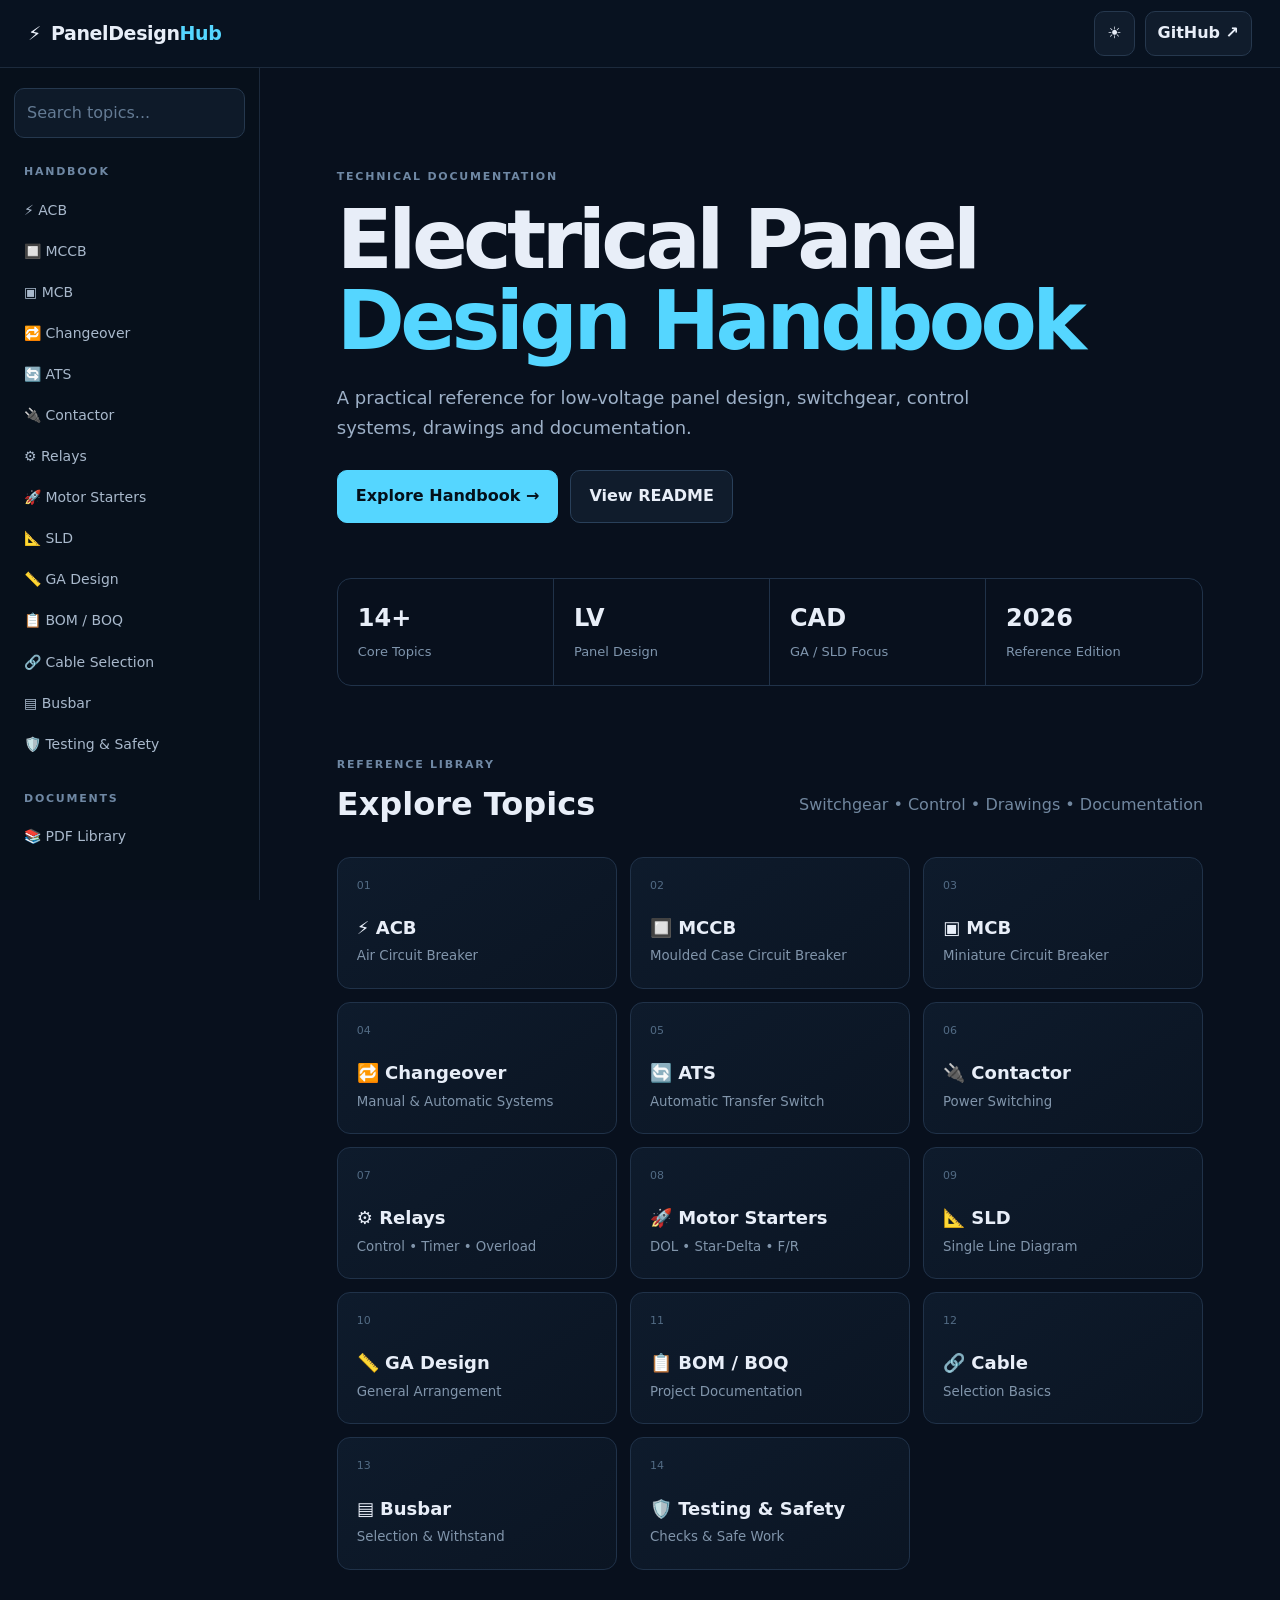
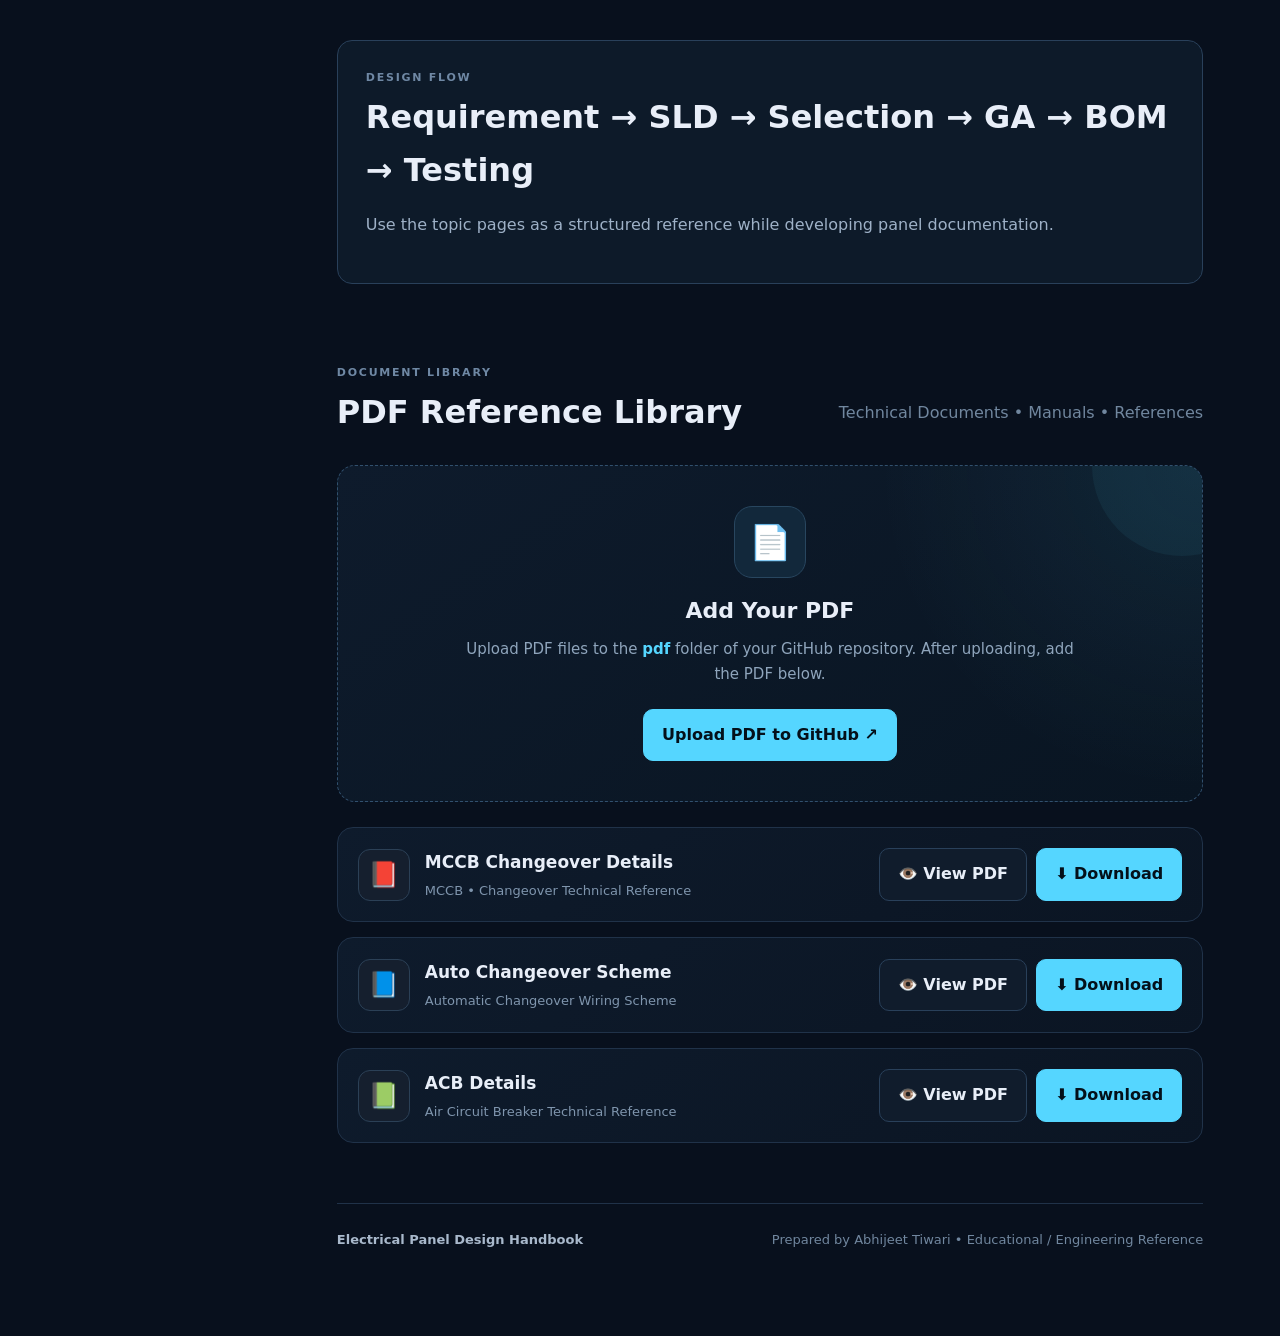
<file: index.html>
<!DOCTYPE html>
<html lang="en">
<head>
<meta charset="UTF-8">
<meta name="viewport" content="width=device-width, initial-scale=1.0">

<meta name="description"
content="Electrical Panel Design Technical Handbook - ACB, MCCB, MCB, ATS, Changeover, Contactors, Relays, Starters, SLD, GA, BOM, BOQ, Cable and Busbar.">

<title>Electrical Panel Design Handbook</title>

<link rel="stylesheet" href="style.css">
</head>

<body>

<header class="topbar">

  <a class="brand" href="index.html">
    ⚡
    <span>
      PanelDesign<span class="accent">Hub</span>
    </span>
  </a>

  <div class="top-actions">

    <button id="themeBtn"
            class="icon-btn"
            title="Toggle theme">
      ☀️
    </button>

    <a class="github-btn"
   href="https://github.com/codewithabhi008/Electrical-Panel-Design-Handbook-Web"
   target="_blank"
   rel="noopener">
   GitHub ↗
</a>


  </div>

</header>


<div class="layout">

<!-- ================= SIDEBAR ================= -->

<aside class="sidebar">

  <div class="search-wrap">

    <input
      id="search"
      type="search"
      placeholder="Search topics..."
      aria-label="Search topics">

  </div>


  <nav id="topicNav">

    <p class="nav-title">HANDBOOK</p>

    <a href="topics/acb.html">⚡ ACB</a>

    <a href="topics/mccb.html">🔲 MCCB</a>

    <a href="topics/mcb.html">▣ MCB</a>

    <a href="topics/changeover.html">🔁 Changeover</a>

    <a href="topics/ats.html">🔄 ATS</a>

    <a href="topics/contactor.html">🔌 Contactor</a>

    <a href="topics/relays.html">⚙️ Relays</a>

    <a href="topics/starters.html">🚀 Motor Starters</a>

    <a href="topics/sld.html">📐 SLD</a>

    <a href="topics/ga-design.html">📏 GA Design</a>

    <a href="topics/bom-boq.html">📋 BOM / BOQ</a>

    <a href="topics/cable.html">🔗 Cable Selection</a>

    <a href="topics/busbar.html">▤ Busbar</a>

    <a href="topics/testing-safety.html">
      🛡️ Testing & Safety
    </a>


    <!-- PDF LIBRARY -->

    <p class="nav-title">DOCUMENTS</p>

    <a href="#pdf-library">
      📚 PDF Library
    </a>

  </nav>

</aside>


<!-- ================= MAIN CONTENT ================= -->

<main class="content">


<!-- ================= HERO ================= -->

<section class="hero">

  <div class="eyebrow">
    TECHNICAL DOCUMENTATION
  </div>

  <h1>
    Electrical Panel<br>
    <span>Design Handbook</span>
  </h1>

  <p>
    A practical reference for low-voltage panel design,
    switchgear, control systems, drawings and documentation.
  </p>


  <div class="hero-buttons">

    <a class="primary-btn"
       href="#topics">
      Explore Handbook →
    </a>

    <a class="secondary-btn"
       href="README.md">
      View README
    </a>

  </div>

</section>


<!-- ================= STATS ================= -->

<section class="stats">

  <div>
    <strong>14+</strong>
    <span>Core Topics</span>
  </div>

  <div>
    <strong>LV</strong>
    <span>Panel Design</span>
  </div>

  <div>
    <strong>CAD</strong>
    <span>GA / SLD Focus</span>
  </div>

  <div>
    <strong>2026</strong>
    <span>Reference Edition</span>
  </div>

</section>


<!-- ================= TOPICS ================= -->

<section id="topics">

  <div class="section-head">

    <div>

      <div class="eyebrow">
        REFERENCE LIBRARY
      </div>

      <h2>
        Explore Topics
      </h2>

    </div>

    <p>
      Switchgear • Control • Drawings • Documentation
    </p>

  </div>


  <div class="cards" id="cards">


    <a class="card"
       data-key="acb air circuit breaker"
       href="topics/acb.html">

      <span>01</span>

      <b>⚡ ACB</b>

      <small>
        Air Circuit Breaker
      </small>

    </a>


    <a class="card"
       data-key="mccb moulded case circuit breaker"
       href="topics/mccb.html">

      <span>02</span>

      <b>🔲 MCCB</b>

      <small>
        Moulded Case Circuit Breaker
      </small>

    </a>


    <a class="card"
       data-key="mcb miniature circuit breaker"
       href="topics/mcb.html">

      <span>03</span>

      <b>▣ MCB</b>

      <small>
        Miniature Circuit Breaker
      </small>

    </a>


    <a class="card"
       data-key="changeover manual automatic mains dg"
       href="topics/changeover.html">

      <span>04</span>

      <b>🔁 Changeover</b>

      <small>
        Manual & Automatic Systems
      </small>

    </a>


    <a class="card"
       data-key="ats automatic transfer switch"
       href="topics/ats.html">

      <span>05</span>

      <b>🔄 ATS</b>

      <small>
        Automatic Transfer Switch
      </small>

    </a>


    <a class="card"
       data-key="contactor contact"
       href="topics/contactor.html">

      <span>06</span>

      <b>🔌 Contactor</b>

      <small>
        Power Switching
      </small>

    </a>


    <a class="card"
       data-key="relay control timer overload"
       href="topics/relays.html">

      <span>07</span>

      <b>⚙️ Relays</b>

      <small>
        Control • Timer • Overload
      </small>

    </a>


    <a class="card"
       data-key="dol star delta forward reverse starters motor"
       href="topics/starters.html">

      <span>08</span>

      <b>🚀 Motor Starters</b>

      <small>
        DOL • Star-Delta • F/R
      </small>

    </a>


    <a class="card"
       data-key="sld single line diagram"
       href="topics/sld.html">

      <span>09</span>

      <b>📐 SLD</b>

      <small>
        Single Line Diagram
      </small>

    </a>


    <a class="card"
       data-key="ga general arrangement drawing"
       href="topics/ga-design.html">

      <span>10</span>

      <b>📏 GA Design</b>

      <small>
        General Arrangement
      </small>

    </a>


    <a class="card"
       data-key="bom boq bill materials quantities"
       href="topics/bom-boq.html">

      <span>11</span>

      <b>📋 BOM / BOQ</b>

      <small>
        Project Documentation
      </small>

    </a>


    <a class="card"
       data-key="cable selection current voltage drop"
       href="topics/cable.html">

      <span>12</span>

      <b>🔗 Cable</b>

      <small>
        Selection Basics
      </small>

    </a>


    <a class="card"
       data-key="busbar copper aluminium current density"
       href="topics/busbar.html">

      <span>13</span>

      <b>▤ Busbar</b>

      <small>
        Selection & Withstand
      </small>

    </a>


    <a class="card"
       data-key="testing commissioning electrical safety"
       href="topics/testing-safety.html">

      <span>14</span>

      <b>🛡️ Testing & Safety</b>

      <small>
        Checks & Safe Work
      </small>

    </a>


  </div>


  <p id="noResults"
     class="no-results">

    No topic found.

  </p>

</section>


<!-- ================= DESIGN FLOW ================= -->

<section class="callout">

  <div>

    <div class="eyebrow">
      DESIGN FLOW
    </div>

    <h2>
      Requirement → SLD → Selection → GA → BOM → Testing
    </h2>

  </div>

  <p>
    Use the topic pages as a structured reference
    while developing panel documentation.
  </p>

</section>


<!-- ================= PDF LIBRARY ================= -->

<section id="pdf-library"
         class="pdf-section">


  <div class="section-head">

    <div>

      <div class="eyebrow">
        DOCUMENT LIBRARY
      </div>

      <h2>
        PDF Reference Library
      </h2>

    </div>

    <p>
      Technical Documents • Manuals • References
    </p>

  </div>


  <!-- Upload Information -->

  <div class="pdf-upload-box">

    <div class="pdf-icon">
      📄
    </div>

    <h3>
      Add Your PDF
    </h3>

    <p>
      Upload PDF files to the
      <strong>pdf</strong> folder of your GitHub repository.
      After uploading, add the PDF below.
    </p>

    <a
      class="primary-btn"
      href="https://github.com/"
      target="_blank"
      rel="noopener">

      Upload PDF to GitHub ↗

    </a>

  </div>


  <!-- PDF 01 -->

  <div class="pdf-list">

  <!-- PDF 01 - MCCB Changeover -->

  <div class="pdf-card">

    <div class="pdf-info">

      <span class="pdf-file-icon">
        📕
      </span>

      <div>
        <h3>MCCB Changeover Details</h3>

        <p>
          MCCB • Changeover Technical Reference
        </p>
      </div>

    </div>


    <div class="pdf-actions">

      <a
        href="pdf/MCCB-Changeover-Details.pdf"
        target="_blank"
        rel="noopener"
        class="secondary-btn">

        👁️ View PDF

      </a>


      <a
        href="pdf/MCCB-Changeover-Details.pdf"
        download
        class="primary-btn">

        ⬇️ Download

      </a>

    </div>

  </div>


  <!-- PDF 02 - Auto Changeover Scheme -->

  <div class="pdf-card">

    <div class="pdf-info">

      <span class="pdf-file-icon">
        📘
      </span>

      <div>
        <h3>Auto Changeover Scheme</h3>

        <p>
          Automatic Changeover Wiring Scheme
        </p>
      </div>

    </div>


    <div class="pdf-actions">

      <a
        href="pdf/Auto-Changeover-Scheme.pdf"
        target="_blank"
        rel="noopener"
        class="secondary-btn">

        👁️ View PDF

      </a>


      <a
        href="pdf/Auto-Changeover-Scheme.pdf"
        download
        class="primary-btn">

        ⬇️ Download

      </a>

    </div>

  </div>


  <!-- PDF 03 - ACB Details -->

  <div class="pdf-card">

    <div class="pdf-info">

      <span class="pdf-file-icon">
        📗
      </span>

      <div>
        <h3>ACB Details</h3>

        <p>
          Air Circuit Breaker Technical Reference
        </p>
      </div>

    </div>


    <div class="pdf-actions">

      <a
        href="pdf/ACB-Details.pdf"
        target="_blank"
        rel="noopener"
        class="secondary-btn">

        👁️ View PDF

      </a>


      <a
        href="pdf/ACB-Details.pdf"
        download
        class="primary-btn">

        ⬇️ Download

      </a>

    </div>

  </div>

</div>

</section>


<!-- ================= FOOTER ================= -->

<footer>

  <strong>
    Electrical Panel Design Handbook
  </strong>

  <span>
    Prepared by Abhijeet Tiwari • Educational / Engineering Reference
  </span>

</footer>


</main>

</div>


<script src="script.js"></script>

</body>
</html>
</file>
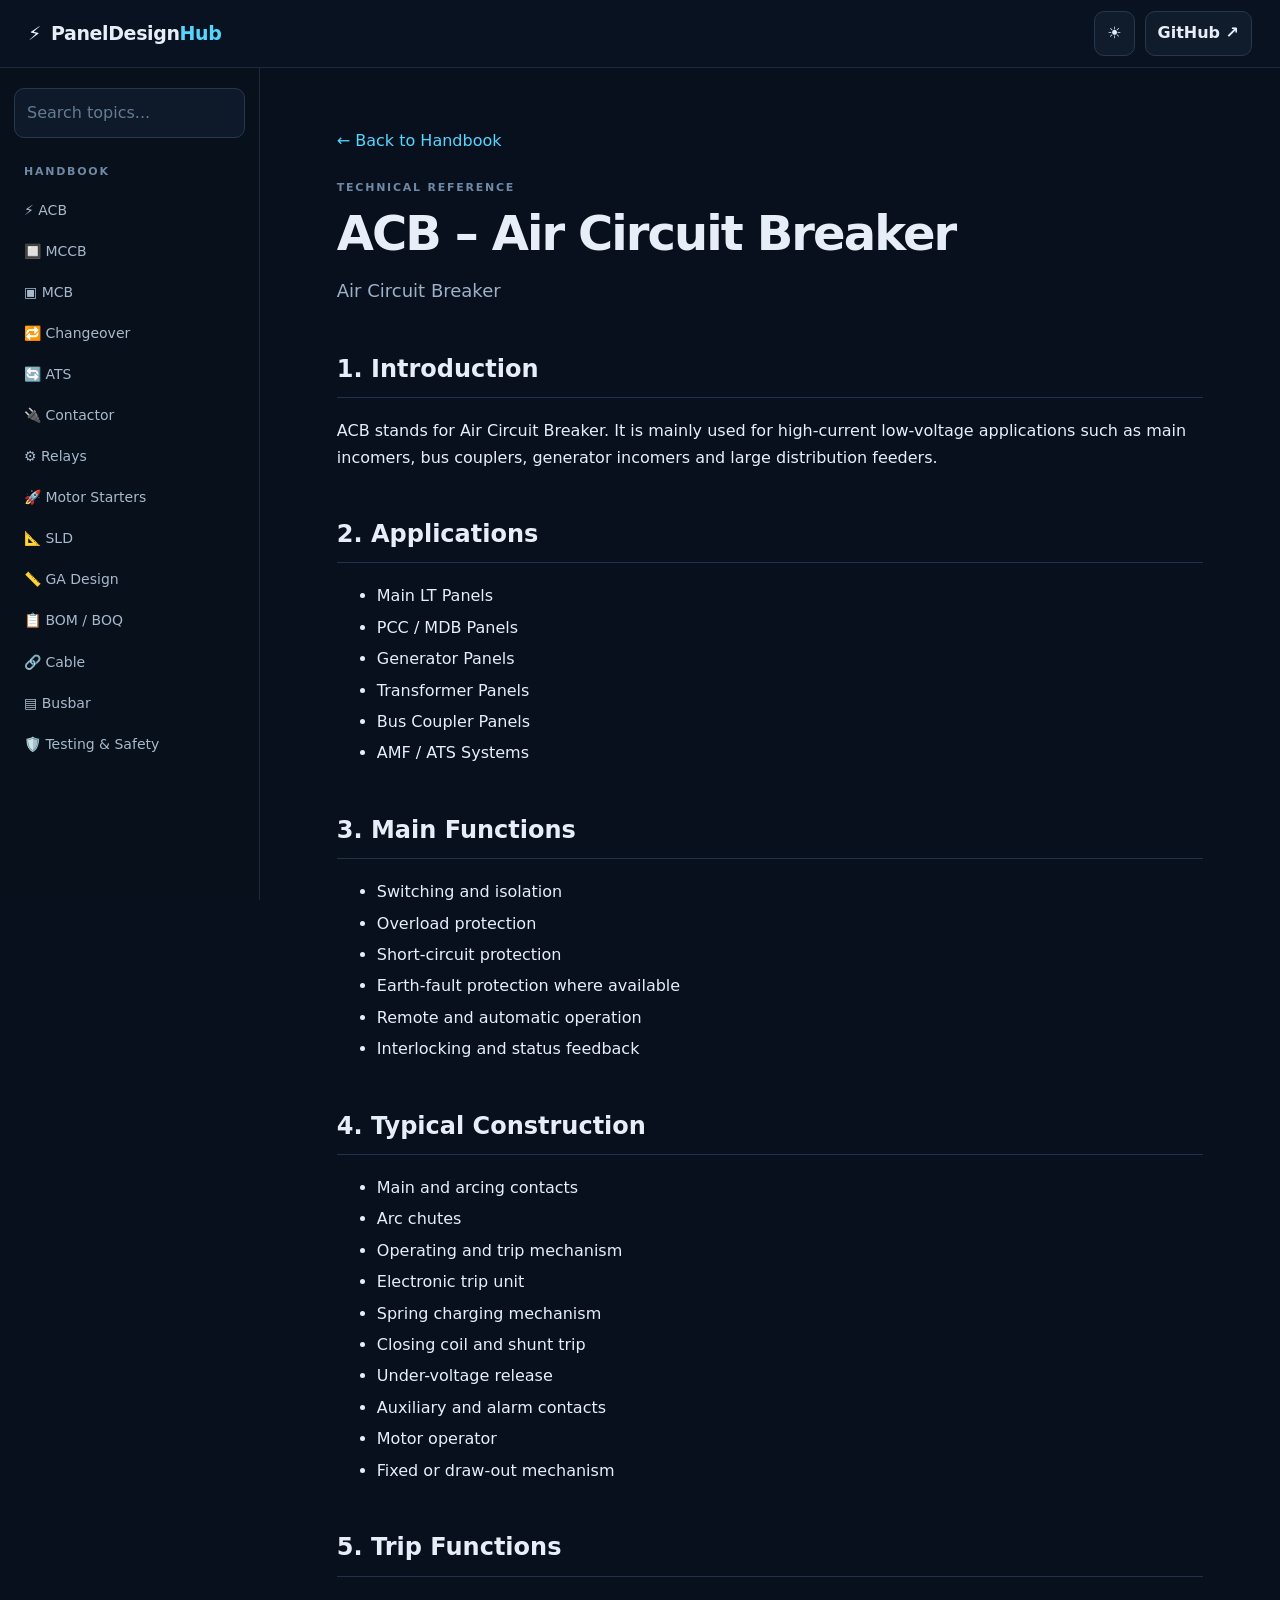
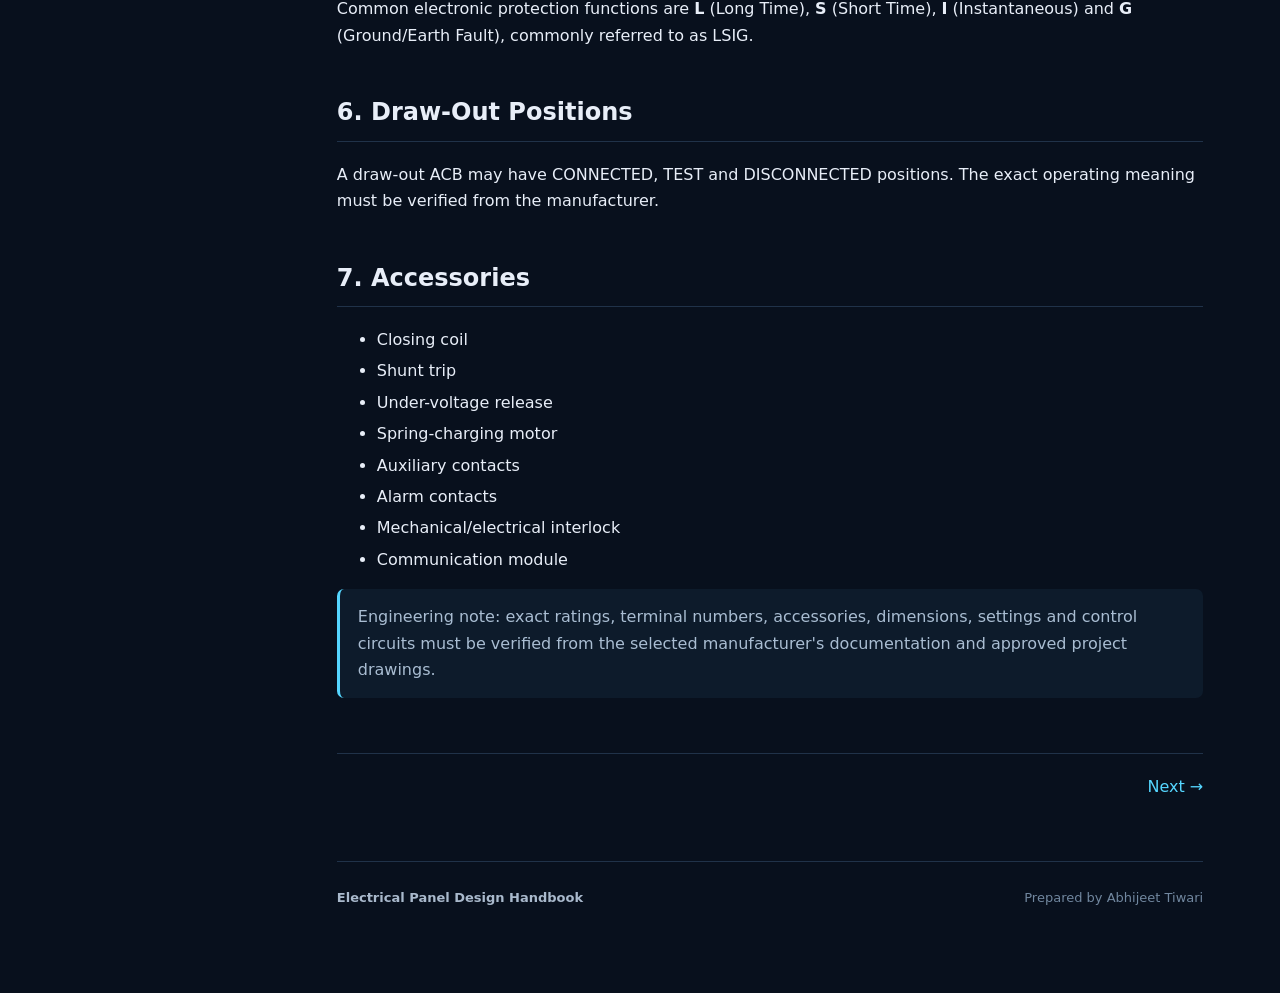
<file: topics/acb.html>
<!DOCTYPE html>
<html lang="en"><head><meta charset="UTF-8"><meta name="viewport" content="width=device-width,initial-scale=1.0"><meta name="description" content="ACB – Air Circuit Breaker - Electrical Panel Design Handbook"><title>ACB – Air Circuit Breaker | PanelDesignHub</title><link rel="stylesheet" href="../style.css"></head>
<body><header class="topbar"><a class="brand" href="../index.html">⚡ <span>PanelDesign<span class="accent">Hub</span></span></a><div class="top-actions"><button id="themeBtn" class="icon-btn">☀️</button><a class="github-btn" href="https://github.com/" target="_blank" rel="noopener">GitHub ↗</a></div></header>
<div class="layout"><aside class="sidebar"><div class="search-wrap"><input id="search" type="search" placeholder="Search topics..."></div><nav><p class="nav-title">HANDBOOK</p><a href="acb.html">⚡ ACB</a><a href="mccb.html">🔲 MCCB</a><a href="mcb.html">▣ MCB</a><a href="changeover.html">🔁 Changeover</a><a href="ats.html">🔄 ATS</a><a href="contactor.html">🔌 Contactor</a><a href="relays.html">⚙️ Relays</a><a href="starters.html">🚀 Motor Starters</a><a href="sld.html">📐 SLD</a><a href="ga-design.html">📏 GA Design</a><a href="bom-boq.html">📋 BOM / BOQ</a><a href="cable.html">🔗 Cable</a><a href="busbar.html">▤ Busbar</a><a href="testing-safety.html">🛡️ Testing & Safety</a></nav></aside>
<main class="content"><article class="doc"><a class="back" href="../index.html">← Back to Handbook</a><div class="eyebrow">TECHNICAL REFERENCE</div><h1>ACB – Air Circuit Breaker</h1><p class="lead">Air Circuit Breaker</p><h2>1. Introduction</h2><p>ACB stands for Air Circuit Breaker. It is mainly used for high-current low-voltage applications such as main incomers, bus couplers, generator incomers and large distribution feeders.</p><h2>2. Applications</h2><ul><li>Main LT Panels</li><li>PCC / MDB Panels</li><li>Generator Panels</li><li>Transformer Panels</li><li>Bus Coupler Panels</li><li>AMF / ATS Systems</li></ul><h2>3. Main Functions</h2><ul><li>Switching and isolation</li><li>Overload protection</li><li>Short-circuit protection</li><li>Earth-fault protection where available</li><li>Remote and automatic operation</li><li>Interlocking and status feedback</li></ul><h2>4. Typical Construction</h2><ul><li>Main and arcing contacts</li><li>Arc chutes</li><li>Operating and trip mechanism</li><li>Electronic trip unit</li><li>Spring charging mechanism</li><li>Closing coil and shunt trip</li><li>Under-voltage release</li><li>Auxiliary and alarm contacts</li><li>Motor operator</li><li>Fixed or draw-out mechanism</li></ul><h2>5. Trip Functions</h2><p>Common electronic protection functions are <b>L</b> (Long Time), <b>S</b> (Short Time), <b>I</b> (Instantaneous) and <b>G</b> (Ground/Earth Fault), commonly referred to as LSIG.</p><h2>6. Draw-Out Positions</h2><p>A draw-out ACB may have CONNECTED, TEST and DISCONNECTED positions. The exact operating meaning must be verified from the manufacturer.</p><h2>7. Accessories</h2><ul><li>Closing coil</li><li>Shunt trip</li><li>Under-voltage release</li><li>Spring-charging motor</li><li>Auxiliary contacts</li><li>Alarm contacts</li><li>Mechanical/electrical interlock</li><li>Communication module</li></ul><div class="note">Engineering note: exact ratings, terminal numbers, accessories, dimensions, settings and control circuits must be verified from the selected manufacturer's documentation and approved project drawings.</div><div class="topic-nav"><span></span><a href="mccb.html">Next →</a></div></article><footer><strong>Electrical Panel Design Handbook</strong><span>Prepared by Abhijeet Tiwari</span></footer></main></div><script src="../script.js"></script></body></html>
</file>
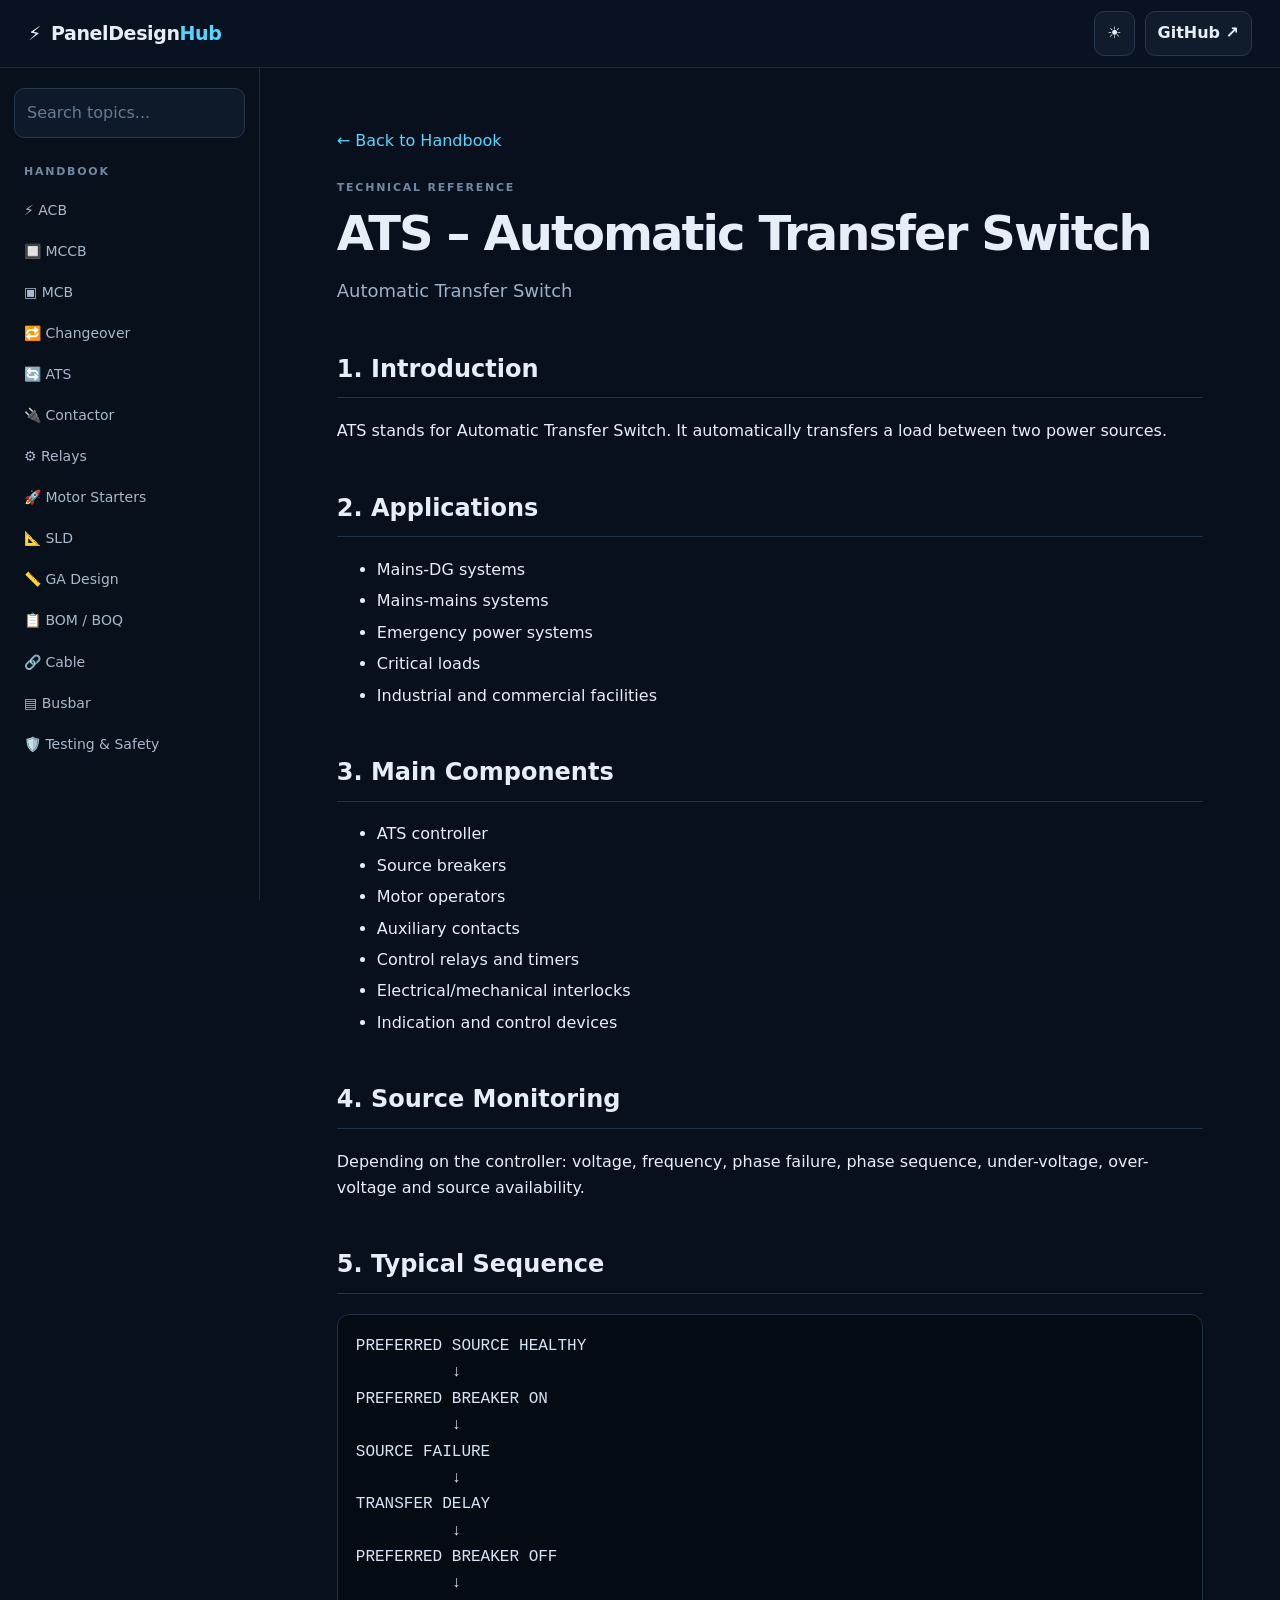
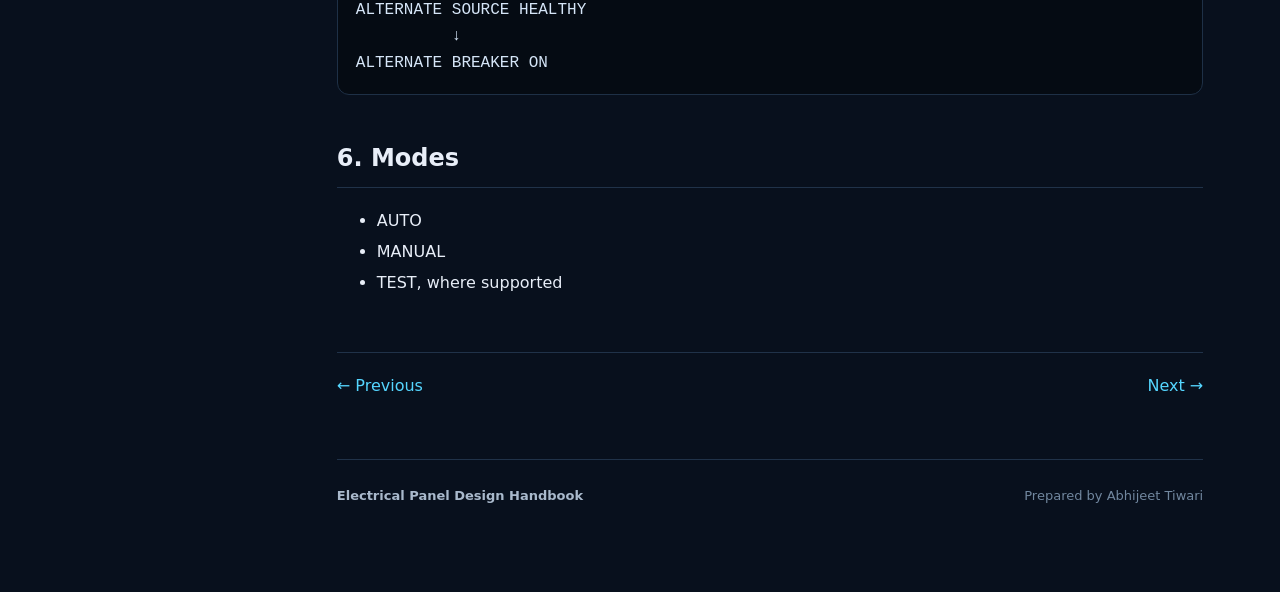
<file: topics/ats.html>
<!DOCTYPE html>
<html lang="en"><head><meta charset="UTF-8"><meta name="viewport" content="width=device-width,initial-scale=1.0"><meta name="description" content="ATS – Automatic Transfer Switch - Electrical Panel Design Handbook"><title>ATS – Automatic Transfer Switch | PanelDesignHub</title><link rel="stylesheet" href="../style.css"></head>
<body><header class="topbar"><a class="brand" href="../index.html">⚡ <span>PanelDesign<span class="accent">Hub</span></span></a><div class="top-actions"><button id="themeBtn" class="icon-btn">☀️</button><a class="github-btn" href="https://github.com/" target="_blank" rel="noopener">GitHub ↗</a></div></header>
<div class="layout"><aside class="sidebar"><div class="search-wrap"><input id="search" type="search" placeholder="Search topics..."></div><nav><p class="nav-title">HANDBOOK</p><a href="acb.html">⚡ ACB</a><a href="mccb.html">🔲 MCCB</a><a href="mcb.html">▣ MCB</a><a href="changeover.html">🔁 Changeover</a><a href="ats.html">🔄 ATS</a><a href="contactor.html">🔌 Contactor</a><a href="relays.html">⚙️ Relays</a><a href="starters.html">🚀 Motor Starters</a><a href="sld.html">📐 SLD</a><a href="ga-design.html">📏 GA Design</a><a href="bom-boq.html">📋 BOM / BOQ</a><a href="cable.html">🔗 Cable</a><a href="busbar.html">▤ Busbar</a><a href="testing-safety.html">🛡️ Testing & Safety</a></nav></aside>
<main class="content"><article class="doc"><a class="back" href="../index.html">← Back to Handbook</a><div class="eyebrow">TECHNICAL REFERENCE</div><h1>ATS – Automatic Transfer Switch</h1><p class="lead">Automatic Transfer Switch</p><h2>1. Introduction</h2><p>ATS stands for Automatic Transfer Switch. It automatically transfers a load between two power sources.</p><h2>2. Applications</h2><ul><li>Mains-DG systems</li><li>Mains-mains systems</li><li>Emergency power systems</li><li>Critical loads</li><li>Industrial and commercial facilities</li></ul><h2>3. Main Components</h2><ul><li>ATS controller</li><li>Source breakers</li><li>Motor operators</li><li>Auxiliary contacts</li><li>Control relays and timers</li><li>Electrical/mechanical interlocks</li><li>Indication and control devices</li></ul><h2>4. Source Monitoring</h2><p>Depending on the controller: voltage, frequency, phase failure, phase sequence, under-voltage, over-voltage and source availability.</p><h2>5. Typical Sequence</h2><pre>PREFERRED SOURCE HEALTHY
          ↓
PREFERRED BREAKER ON
          ↓
SOURCE FAILURE
          ↓
TRANSFER DELAY
          ↓
PREFERRED BREAKER OFF
          ↓
ALTERNATE SOURCE HEALTHY
          ↓
ALTERNATE BREAKER ON</pre><h2>6. Modes</h2><ul><li>AUTO</li><li>MANUAL</li><li>TEST, where supported</li></ul><div class="topic-nav"><a href="changeover.html">← Previous</a><a href="contactor.html">Next →</a></div></article><footer><strong>Electrical Panel Design Handbook</strong><span>Prepared by Abhijeet Tiwari</span></footer></main></div><script src="../script.js"></script></body></html>
</file>
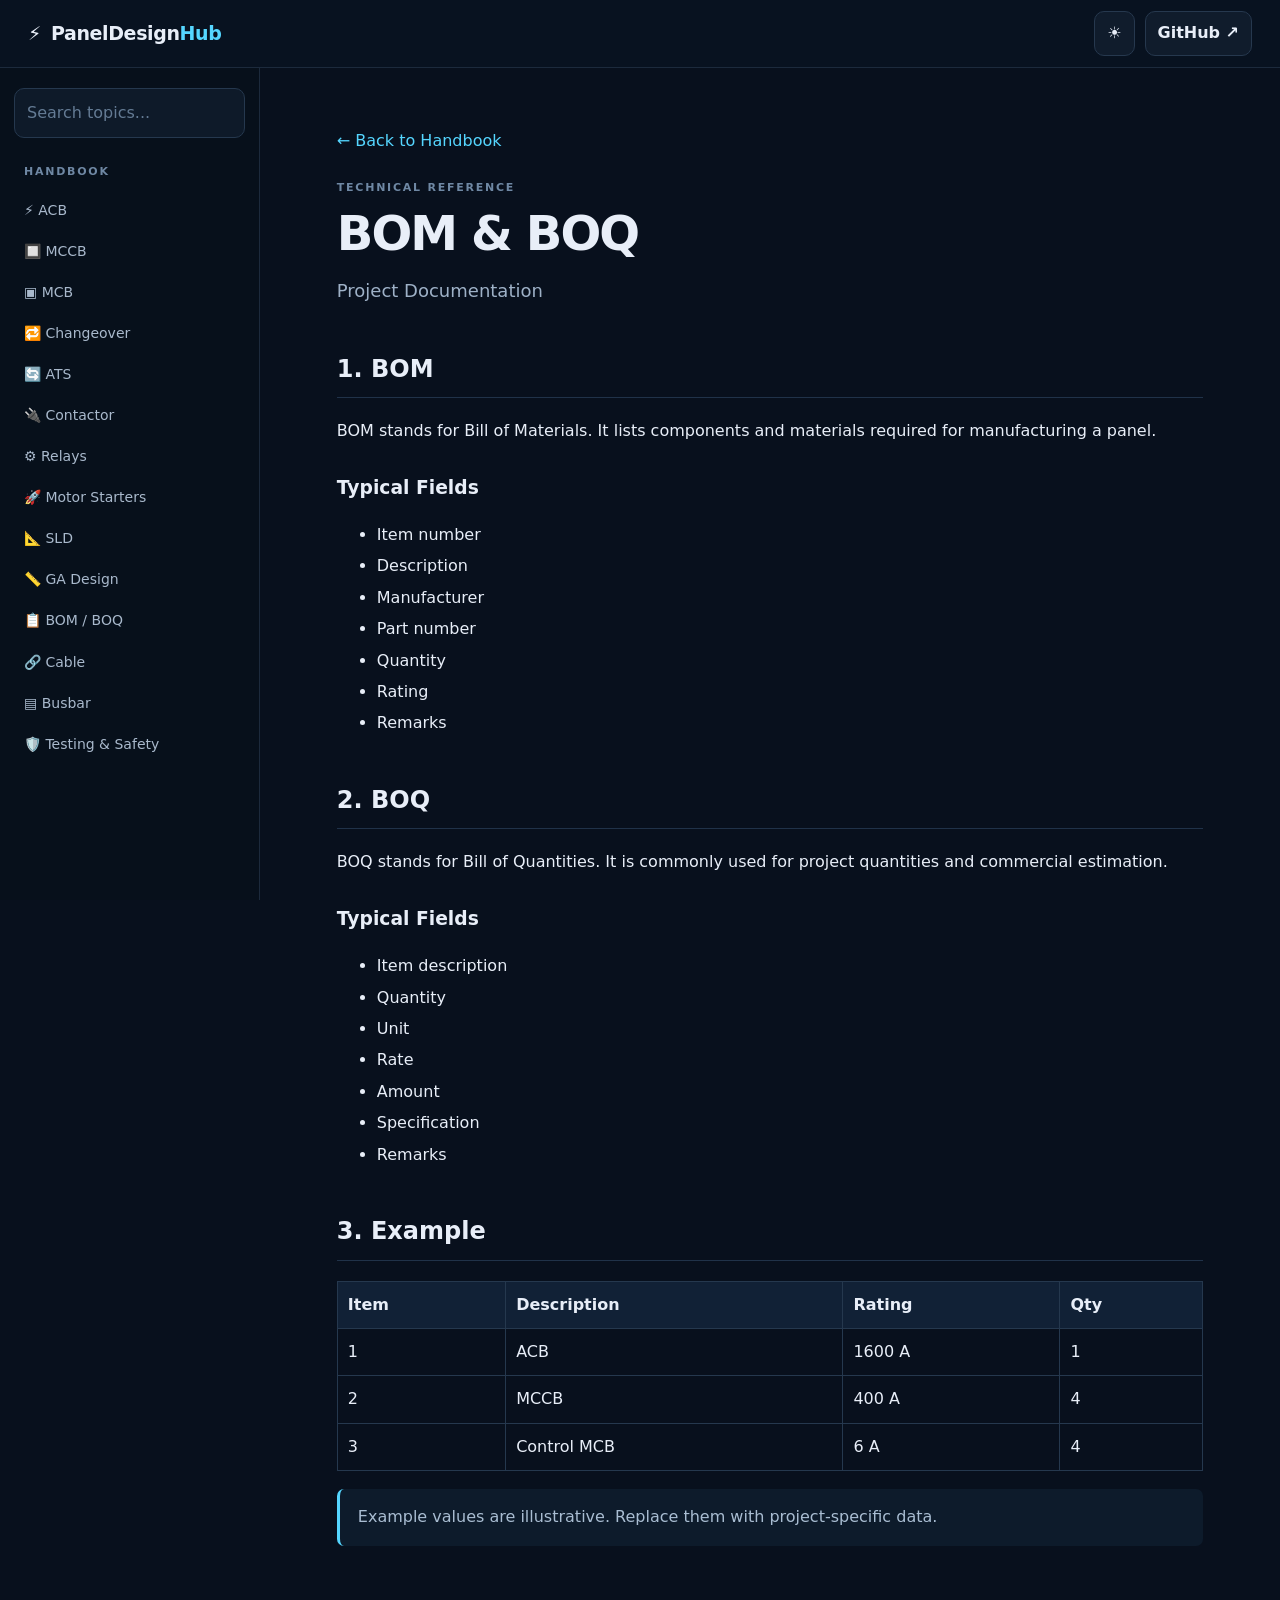
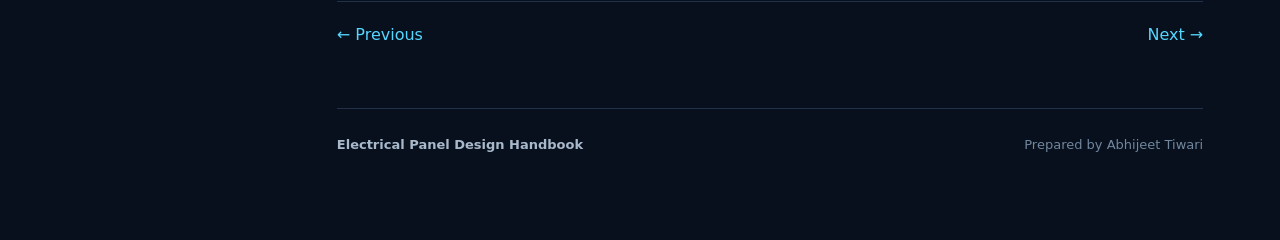
<file: topics/bom-boq.html>
<!DOCTYPE html>
<html lang="en"><head><meta charset="UTF-8"><meta name="viewport" content="width=device-width,initial-scale=1.0"><meta name="description" content="BOM & BOQ - Electrical Panel Design Handbook"><title>BOM & BOQ | PanelDesignHub</title><link rel="stylesheet" href="../style.css"></head>
<body><header class="topbar"><a class="brand" href="../index.html">⚡ <span>PanelDesign<span class="accent">Hub</span></span></a><div class="top-actions"><button id="themeBtn" class="icon-btn">☀️</button><a class="github-btn" href="https://github.com/" target="_blank" rel="noopener">GitHub ↗</a></div></header>
<div class="layout"><aside class="sidebar"><div class="search-wrap"><input id="search" type="search" placeholder="Search topics..."></div><nav><p class="nav-title">HANDBOOK</p><a href="acb.html">⚡ ACB</a><a href="mccb.html">🔲 MCCB</a><a href="mcb.html">▣ MCB</a><a href="changeover.html">🔁 Changeover</a><a href="ats.html">🔄 ATS</a><a href="contactor.html">🔌 Contactor</a><a href="relays.html">⚙️ Relays</a><a href="starters.html">🚀 Motor Starters</a><a href="sld.html">📐 SLD</a><a href="ga-design.html">📏 GA Design</a><a href="bom-boq.html">📋 BOM / BOQ</a><a href="cable.html">🔗 Cable</a><a href="busbar.html">▤ Busbar</a><a href="testing-safety.html">🛡️ Testing & Safety</a></nav></aside>
<main class="content"><article class="doc"><a class="back" href="../index.html">← Back to Handbook</a><div class="eyebrow">TECHNICAL REFERENCE</div><h1>BOM & BOQ</h1><p class="lead">Project Documentation</p><h2>1. BOM</h2><p>BOM stands for Bill of Materials. It lists components and materials required for manufacturing a panel.</p><h3>Typical Fields</h3><ul><li>Item number</li><li>Description</li><li>Manufacturer</li><li>Part number</li><li>Quantity</li><li>Rating</li><li>Remarks</li></ul><h2>2. BOQ</h2><p>BOQ stands for Bill of Quantities. It is commonly used for project quantities and commercial estimation.</p><h3>Typical Fields</h3><ul><li>Item description</li><li>Quantity</li><li>Unit</li><li>Rate</li><li>Amount</li><li>Specification</li><li>Remarks</li></ul><h2>3. Example</h2><table><tr><th>Item</th><th>Description</th><th>Rating</th><th>Qty</th></tr><tr><td>1</td><td>ACB</td><td>1600 A</td><td>1</td></tr><tr><td>2</td><td>MCCB</td><td>400 A</td><td>4</td></tr><tr><td>3</td><td>Control MCB</td><td>6 A</td><td>4</td></tr></table><div class="note">Example values are illustrative. Replace them with project-specific data.</div><div class="topic-nav"><a href="ga-design.html">← Previous</a><a href="cable.html">Next →</a></div></article><footer><strong>Electrical Panel Design Handbook</strong><span>Prepared by Abhijeet Tiwari</span></footer></main></div><script src="../script.js"></script></body></html>
</file>
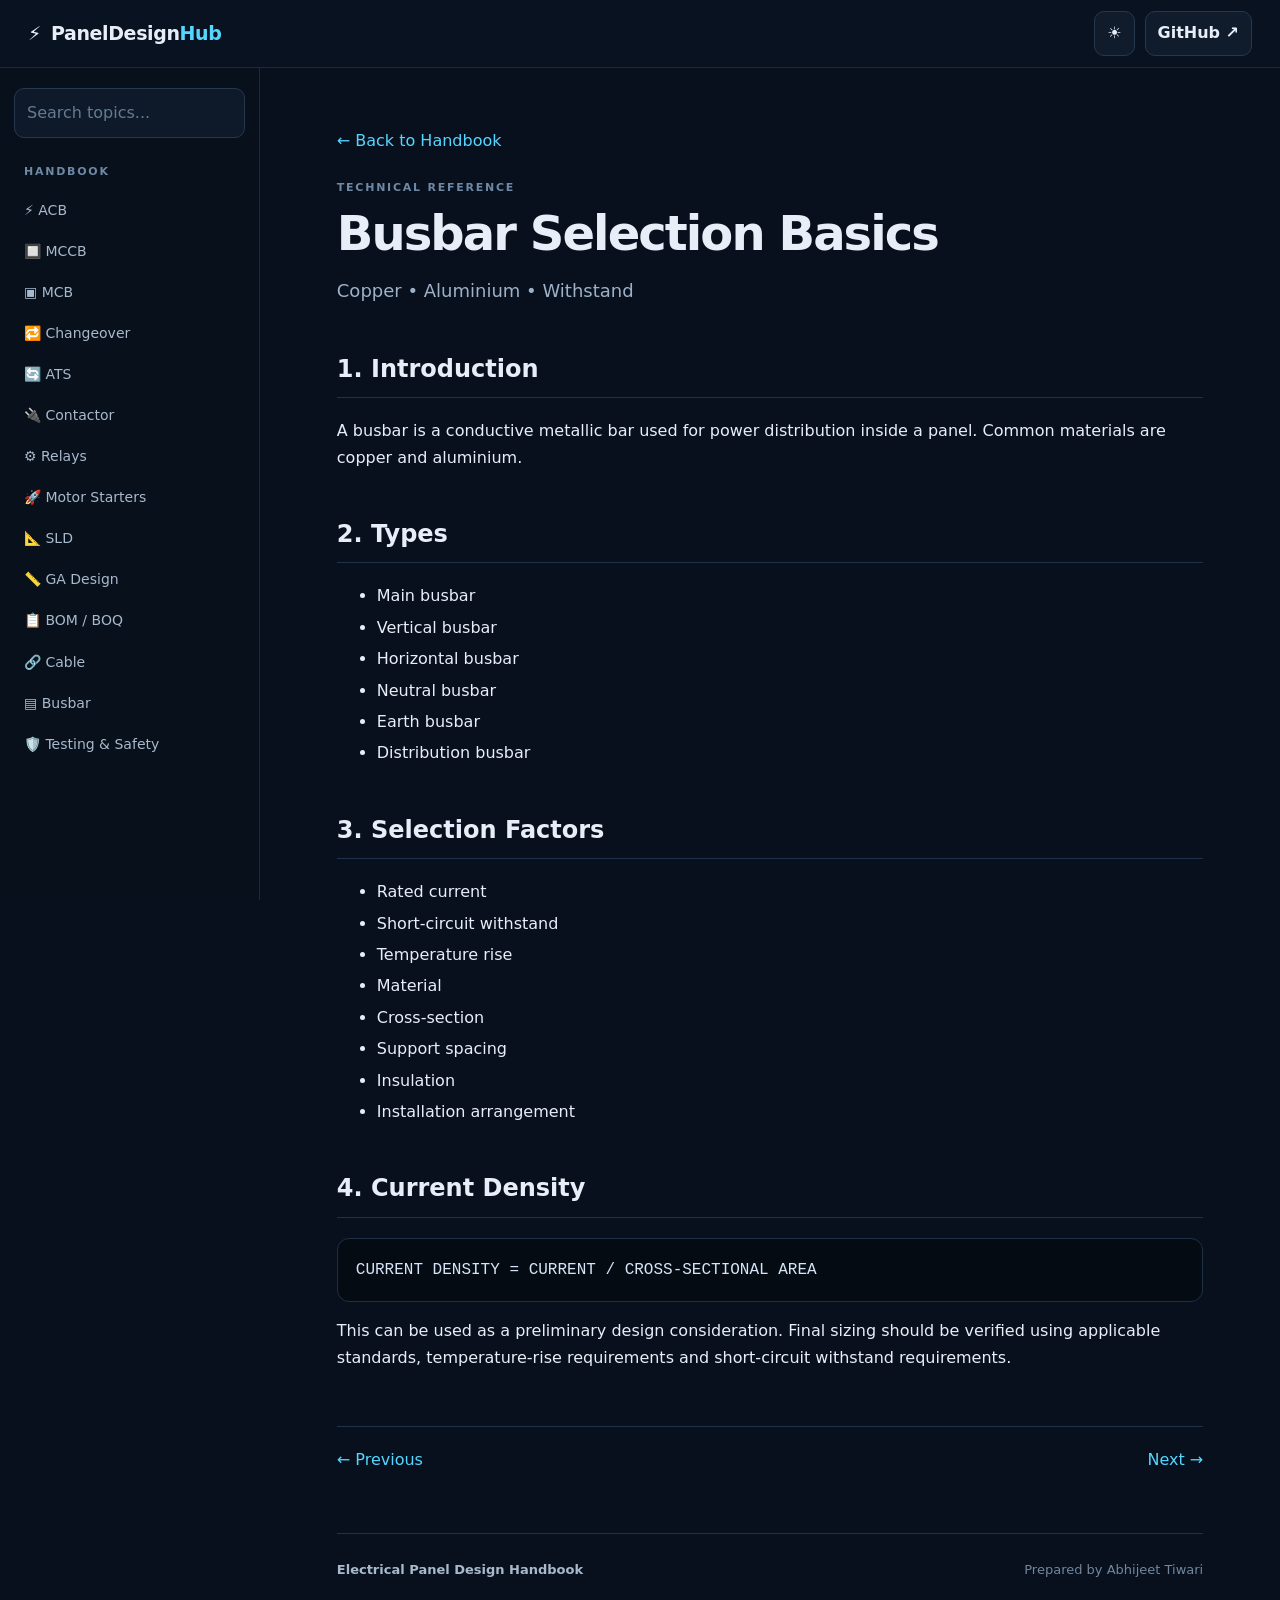
<file: topics/busbar.html>
<!DOCTYPE html>
<html lang="en"><head><meta charset="UTF-8"><meta name="viewport" content="width=device-width,initial-scale=1.0"><meta name="description" content="Busbar Selection Basics - Electrical Panel Design Handbook"><title>Busbar Selection Basics | PanelDesignHub</title><link rel="stylesheet" href="../style.css"></head>
<body><header class="topbar"><a class="brand" href="../index.html">⚡ <span>PanelDesign<span class="accent">Hub</span></span></a><div class="top-actions"><button id="themeBtn" class="icon-btn">☀️</button><a class="github-btn" href="https://github.com/" target="_blank" rel="noopener">GitHub ↗</a></div></header>
<div class="layout"><aside class="sidebar"><div class="search-wrap"><input id="search" type="search" placeholder="Search topics..."></div><nav><p class="nav-title">HANDBOOK</p><a href="acb.html">⚡ ACB</a><a href="mccb.html">🔲 MCCB</a><a href="mcb.html">▣ MCB</a><a href="changeover.html">🔁 Changeover</a><a href="ats.html">🔄 ATS</a><a href="contactor.html">🔌 Contactor</a><a href="relays.html">⚙️ Relays</a><a href="starters.html">🚀 Motor Starters</a><a href="sld.html">📐 SLD</a><a href="ga-design.html">📏 GA Design</a><a href="bom-boq.html">📋 BOM / BOQ</a><a href="cable.html">🔗 Cable</a><a href="busbar.html">▤ Busbar</a><a href="testing-safety.html">🛡️ Testing & Safety</a></nav></aside>
<main class="content"><article class="doc"><a class="back" href="../index.html">← Back to Handbook</a><div class="eyebrow">TECHNICAL REFERENCE</div><h1>Busbar Selection Basics</h1><p class="lead">Copper • Aluminium • Withstand</p><h2>1. Introduction</h2><p>A busbar is a conductive metallic bar used for power distribution inside a panel. Common materials are copper and aluminium.</p><h2>2. Types</h2><ul><li>Main busbar</li><li>Vertical busbar</li><li>Horizontal busbar</li><li>Neutral busbar</li><li>Earth busbar</li><li>Distribution busbar</li></ul><h2>3. Selection Factors</h2><ul><li>Rated current</li><li>Short-circuit withstand</li><li>Temperature rise</li><li>Material</li><li>Cross-section</li><li>Support spacing</li><li>Insulation</li><li>Installation arrangement</li></ul><h2>4. Current Density</h2><pre>CURRENT DENSITY = CURRENT / CROSS-SECTIONAL AREA</pre><p>This can be used as a preliminary design consideration. Final sizing should be verified using applicable standards, temperature-rise requirements and short-circuit withstand requirements.</p><div class="topic-nav"><a href="cable.html">← Previous</a><a href="testing-safety.html">Next →</a></div></article><footer><strong>Electrical Panel Design Handbook</strong><span>Prepared by Abhijeet Tiwari</span></footer></main></div><script src="../script.js"></script></body></html>
</file>
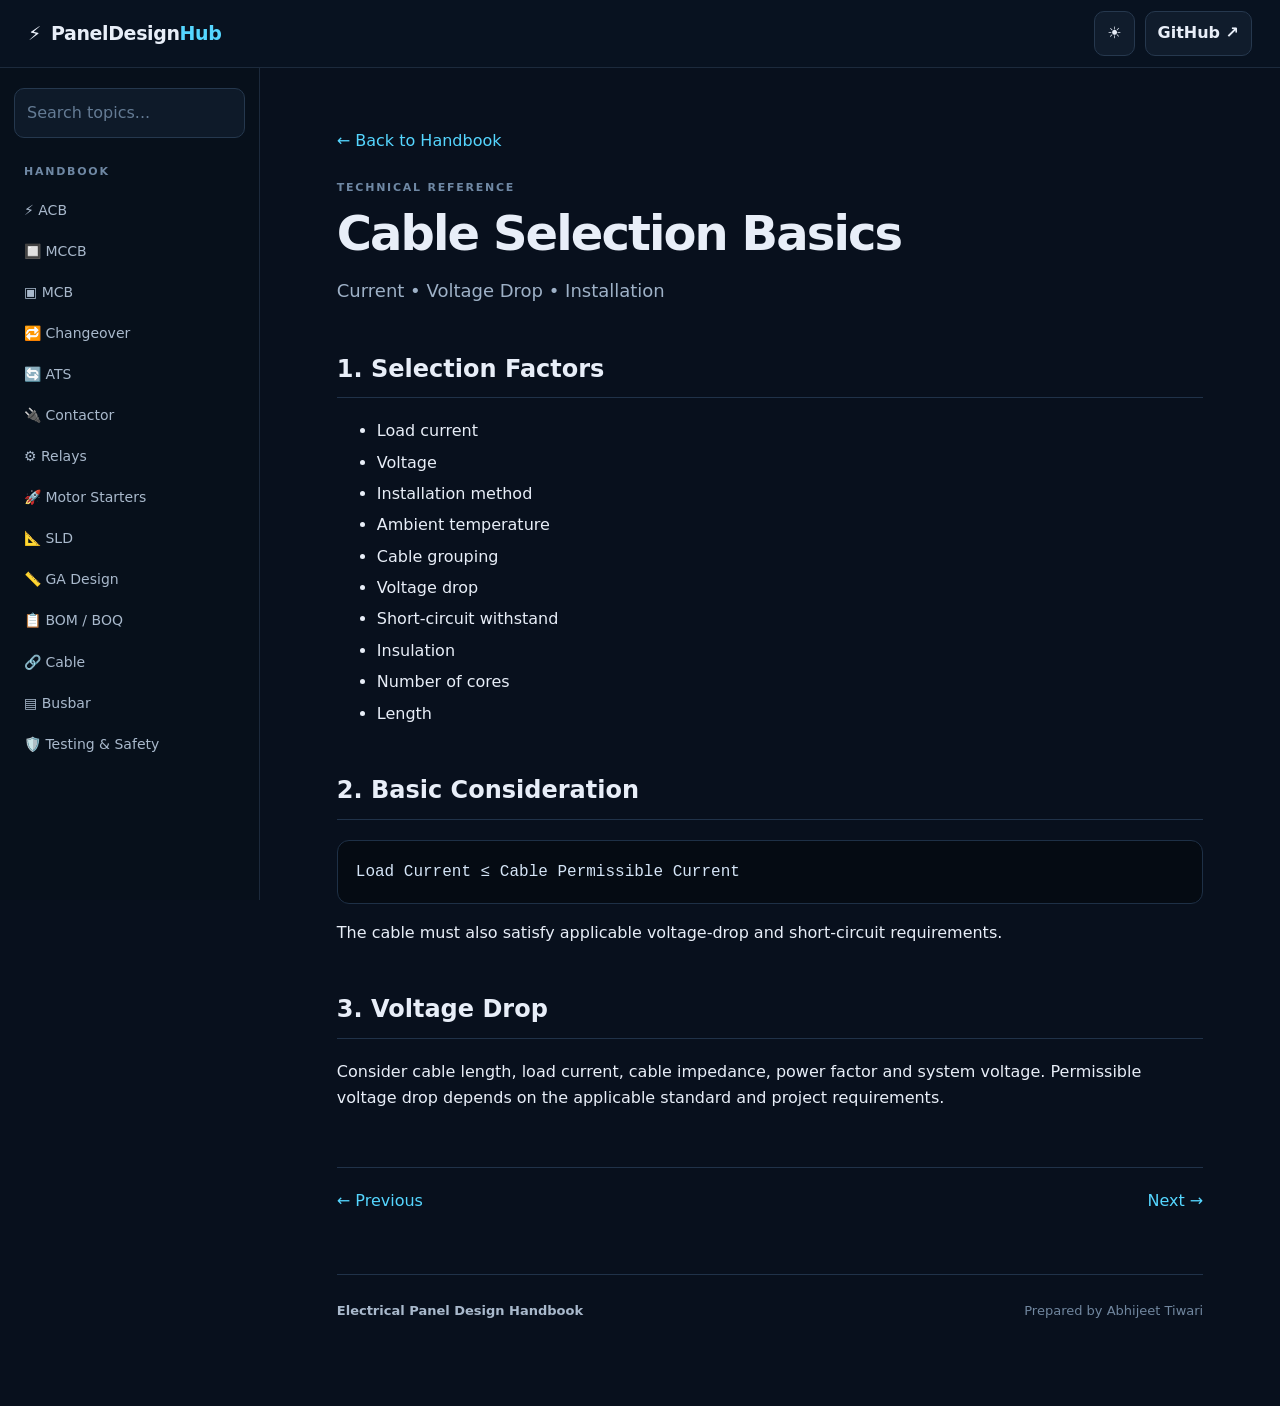
<file: topics/cable.html>
<!DOCTYPE html>
<html lang="en"><head><meta charset="UTF-8"><meta name="viewport" content="width=device-width,initial-scale=1.0"><meta name="description" content="Cable Selection Basics - Electrical Panel Design Handbook"><title>Cable Selection Basics | PanelDesignHub</title><link rel="stylesheet" href="../style.css"></head>
<body><header class="topbar"><a class="brand" href="../index.html">⚡ <span>PanelDesign<span class="accent">Hub</span></span></a><div class="top-actions"><button id="themeBtn" class="icon-btn">☀️</button><a class="github-btn" href="https://github.com/" target="_blank" rel="noopener">GitHub ↗</a></div></header>
<div class="layout"><aside class="sidebar"><div class="search-wrap"><input id="search" type="search" placeholder="Search topics..."></div><nav><p class="nav-title">HANDBOOK</p><a href="acb.html">⚡ ACB</a><a href="mccb.html">🔲 MCCB</a><a href="mcb.html">▣ MCB</a><a href="changeover.html">🔁 Changeover</a><a href="ats.html">🔄 ATS</a><a href="contactor.html">🔌 Contactor</a><a href="relays.html">⚙️ Relays</a><a href="starters.html">🚀 Motor Starters</a><a href="sld.html">📐 SLD</a><a href="ga-design.html">📏 GA Design</a><a href="bom-boq.html">📋 BOM / BOQ</a><a href="cable.html">🔗 Cable</a><a href="busbar.html">▤ Busbar</a><a href="testing-safety.html">🛡️ Testing & Safety</a></nav></aside>
<main class="content"><article class="doc"><a class="back" href="../index.html">← Back to Handbook</a><div class="eyebrow">TECHNICAL REFERENCE</div><h1>Cable Selection Basics</h1><p class="lead">Current • Voltage Drop • Installation</p><h2>1. Selection Factors</h2><ul><li>Load current</li><li>Voltage</li><li>Installation method</li><li>Ambient temperature</li><li>Cable grouping</li><li>Voltage drop</li><li>Short-circuit withstand</li><li>Insulation</li><li>Number of cores</li><li>Length</li></ul><h2>2. Basic Consideration</h2><pre>Load Current ≤ Cable Permissible Current</pre><p>The cable must also satisfy applicable voltage-drop and short-circuit requirements.</p><h2>3. Voltage Drop</h2><p>Consider cable length, load current, cable impedance, power factor and system voltage. Permissible voltage drop depends on the applicable standard and project requirements.</p><div class="topic-nav"><a href="bom-boq.html">← Previous</a><a href="busbar.html">Next →</a></div></article><footer><strong>Electrical Panel Design Handbook</strong><span>Prepared by Abhijeet Tiwari</span></footer></main></div><script src="../script.js"></script></body></html>
</file>
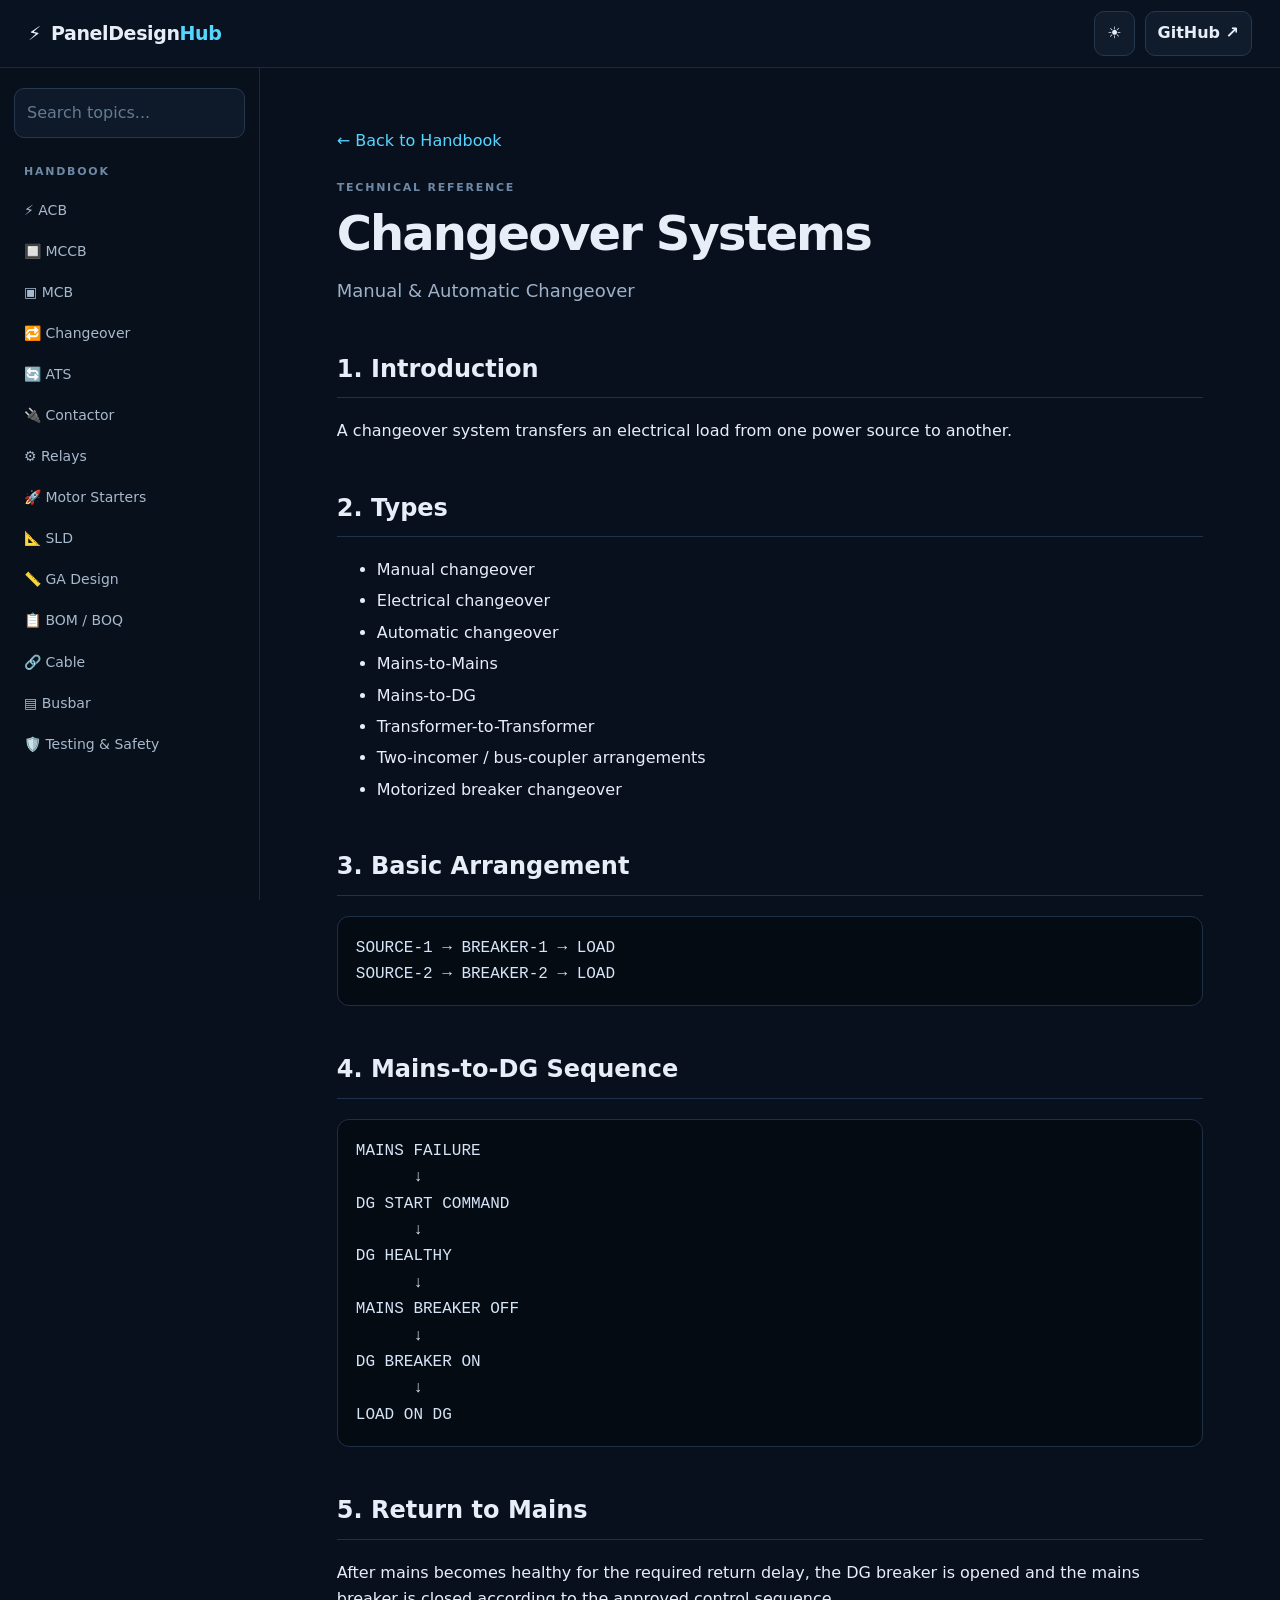
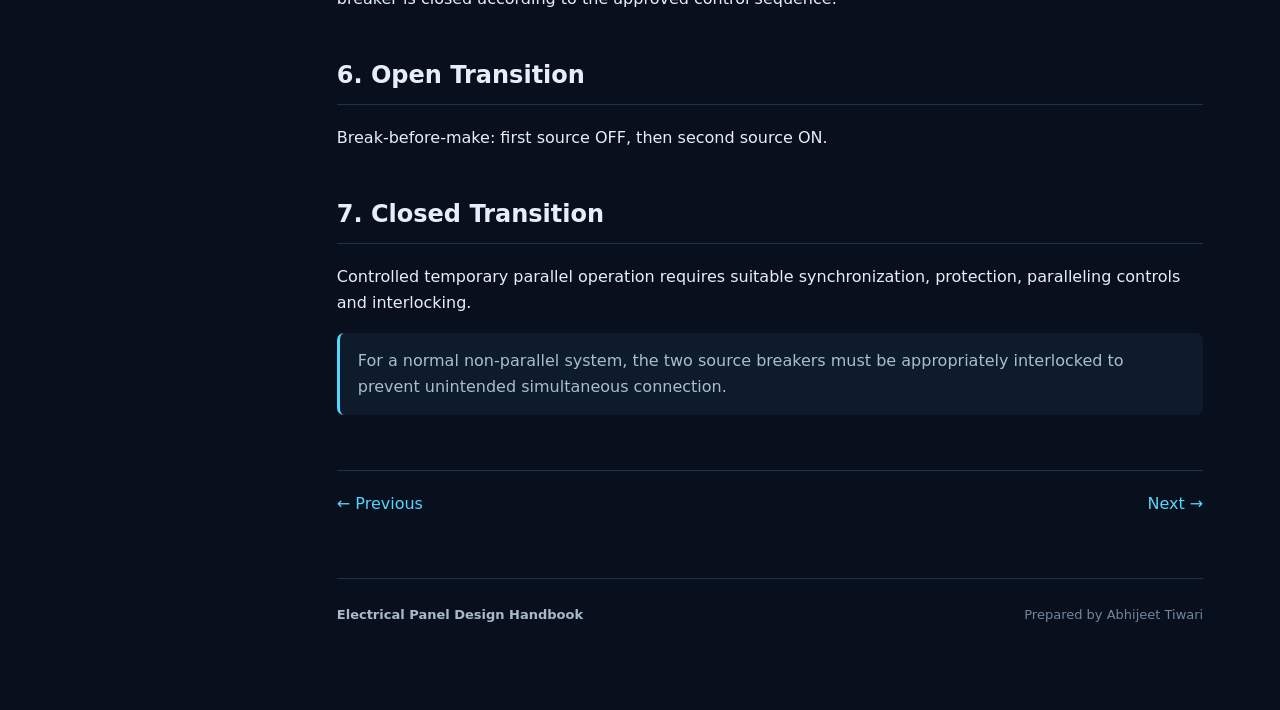
<file: topics/changeover.html>
<!DOCTYPE html>
<html lang="en"><head><meta charset="UTF-8"><meta name="viewport" content="width=device-width,initial-scale=1.0"><meta name="description" content="Changeover Systems - Electrical Panel Design Handbook"><title>Changeover Systems | PanelDesignHub</title><link rel="stylesheet" href="../style.css"></head>
<body><header class="topbar"><a class="brand" href="../index.html">⚡ <span>PanelDesign<span class="accent">Hub</span></span></a><div class="top-actions"><button id="themeBtn" class="icon-btn">☀️</button><a class="github-btn" href="https://github.com/" target="_blank" rel="noopener">GitHub ↗</a></div></header>
<div class="layout"><aside class="sidebar"><div class="search-wrap"><input id="search" type="search" placeholder="Search topics..."></div><nav><p class="nav-title">HANDBOOK</p><a href="acb.html">⚡ ACB</a><a href="mccb.html">🔲 MCCB</a><a href="mcb.html">▣ MCB</a><a href="changeover.html">🔁 Changeover</a><a href="ats.html">🔄 ATS</a><a href="contactor.html">🔌 Contactor</a><a href="relays.html">⚙️ Relays</a><a href="starters.html">🚀 Motor Starters</a><a href="sld.html">📐 SLD</a><a href="ga-design.html">📏 GA Design</a><a href="bom-boq.html">📋 BOM / BOQ</a><a href="cable.html">🔗 Cable</a><a href="busbar.html">▤ Busbar</a><a href="testing-safety.html">🛡️ Testing & Safety</a></nav></aside>
<main class="content"><article class="doc"><a class="back" href="../index.html">← Back to Handbook</a><div class="eyebrow">TECHNICAL REFERENCE</div><h1>Changeover Systems</h1><p class="lead">Manual & Automatic Changeover</p><h2>1. Introduction</h2><p>A changeover system transfers an electrical load from one power source to another.</p><h2>2. Types</h2><ul><li>Manual changeover</li><li>Electrical changeover</li><li>Automatic changeover</li><li>Mains-to-Mains</li><li>Mains-to-DG</li><li>Transformer-to-Transformer</li><li>Two-incomer / bus-coupler arrangements</li><li>Motorized breaker changeover</li></ul><h2>3. Basic Arrangement</h2><pre>SOURCE-1 → BREAKER-1 → LOAD
SOURCE-2 → BREAKER-2 → LOAD</pre><h2>4. Mains-to-DG Sequence</h2><pre>MAINS FAILURE
      ↓
DG START COMMAND
      ↓
DG HEALTHY
      ↓
MAINS BREAKER OFF
      ↓
DG BREAKER ON
      ↓
LOAD ON DG</pre><h2>5. Return to Mains</h2><p>After mains becomes healthy for the required return delay, the DG breaker is opened and the mains breaker is closed according to the approved control sequence.</p><h2>6. Open Transition</h2><p>Break-before-make: first source OFF, then second source ON.</p><h2>7. Closed Transition</h2><p>Controlled temporary parallel operation requires suitable synchronization, protection, paralleling controls and interlocking.</p><div class="note">For a normal non-parallel system, the two source breakers must be appropriately interlocked to prevent unintended simultaneous connection.</div><div class="topic-nav"><a href="mcb.html">← Previous</a><a href="ats.html">Next →</a></div></article><footer><strong>Electrical Panel Design Handbook</strong><span>Prepared by Abhijeet Tiwari</span></footer></main></div><script src="../script.js"></script></body></html>
</file>
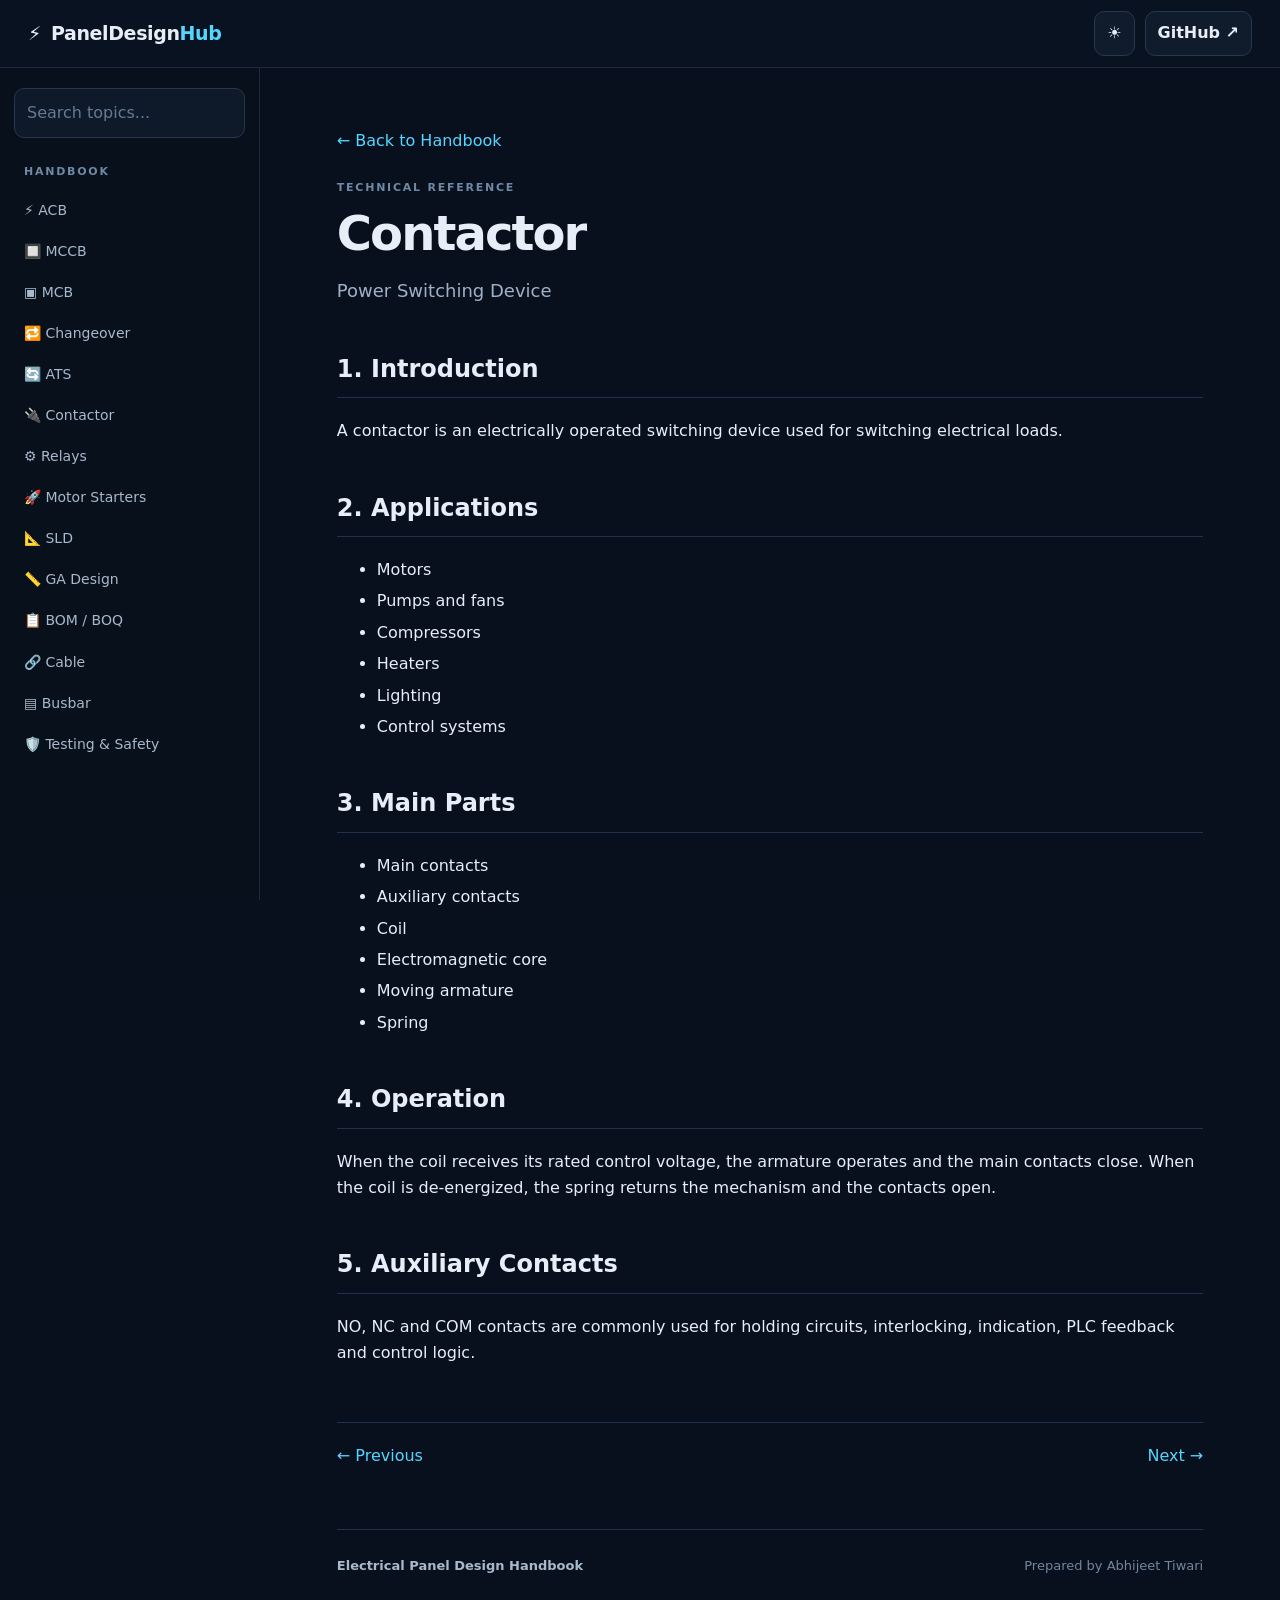
<file: topics/contactor.html>
<!DOCTYPE html>
<html lang="en"><head><meta charset="UTF-8"><meta name="viewport" content="width=device-width,initial-scale=1.0"><meta name="description" content="Contactor - Electrical Panel Design Handbook"><title>Contactor | PanelDesignHub</title><link rel="stylesheet" href="../style.css"></head>
<body><header class="topbar"><a class="brand" href="../index.html">⚡ <span>PanelDesign<span class="accent">Hub</span></span></a><div class="top-actions"><button id="themeBtn" class="icon-btn">☀️</button><a class="github-btn" href="https://github.com/" target="_blank" rel="noopener">GitHub ↗</a></div></header>
<div class="layout"><aside class="sidebar"><div class="search-wrap"><input id="search" type="search" placeholder="Search topics..."></div><nav><p class="nav-title">HANDBOOK</p><a href="acb.html">⚡ ACB</a><a href="mccb.html">🔲 MCCB</a><a href="mcb.html">▣ MCB</a><a href="changeover.html">🔁 Changeover</a><a href="ats.html">🔄 ATS</a><a href="contactor.html">🔌 Contactor</a><a href="relays.html">⚙️ Relays</a><a href="starters.html">🚀 Motor Starters</a><a href="sld.html">📐 SLD</a><a href="ga-design.html">📏 GA Design</a><a href="bom-boq.html">📋 BOM / BOQ</a><a href="cable.html">🔗 Cable</a><a href="busbar.html">▤ Busbar</a><a href="testing-safety.html">🛡️ Testing & Safety</a></nav></aside>
<main class="content"><article class="doc"><a class="back" href="../index.html">← Back to Handbook</a><div class="eyebrow">TECHNICAL REFERENCE</div><h1>Contactor</h1><p class="lead">Power Switching Device</p><h2>1. Introduction</h2><p>A contactor is an electrically operated switching device used for switching electrical loads.</p><h2>2. Applications</h2><ul><li>Motors</li><li>Pumps and fans</li><li>Compressors</li><li>Heaters</li><li>Lighting</li><li>Control systems</li></ul><h2>3. Main Parts</h2><ul><li>Main contacts</li><li>Auxiliary contacts</li><li>Coil</li><li>Electromagnetic core</li><li>Moving armature</li><li>Spring</li></ul><h2>4. Operation</h2><p>When the coil receives its rated control voltage, the armature operates and the main contacts close. When the coil is de-energized, the spring returns the mechanism and the contacts open.</p><h2>5. Auxiliary Contacts</h2><p>NO, NC and COM contacts are commonly used for holding circuits, interlocking, indication, PLC feedback and control logic.</p><div class="topic-nav"><a href="ats.html">← Previous</a><a href="relays.html">Next →</a></div></article><footer><strong>Electrical Panel Design Handbook</strong><span>Prepared by Abhijeet Tiwari</span></footer></main></div><script src="../script.js"></script></body></html>
</file>
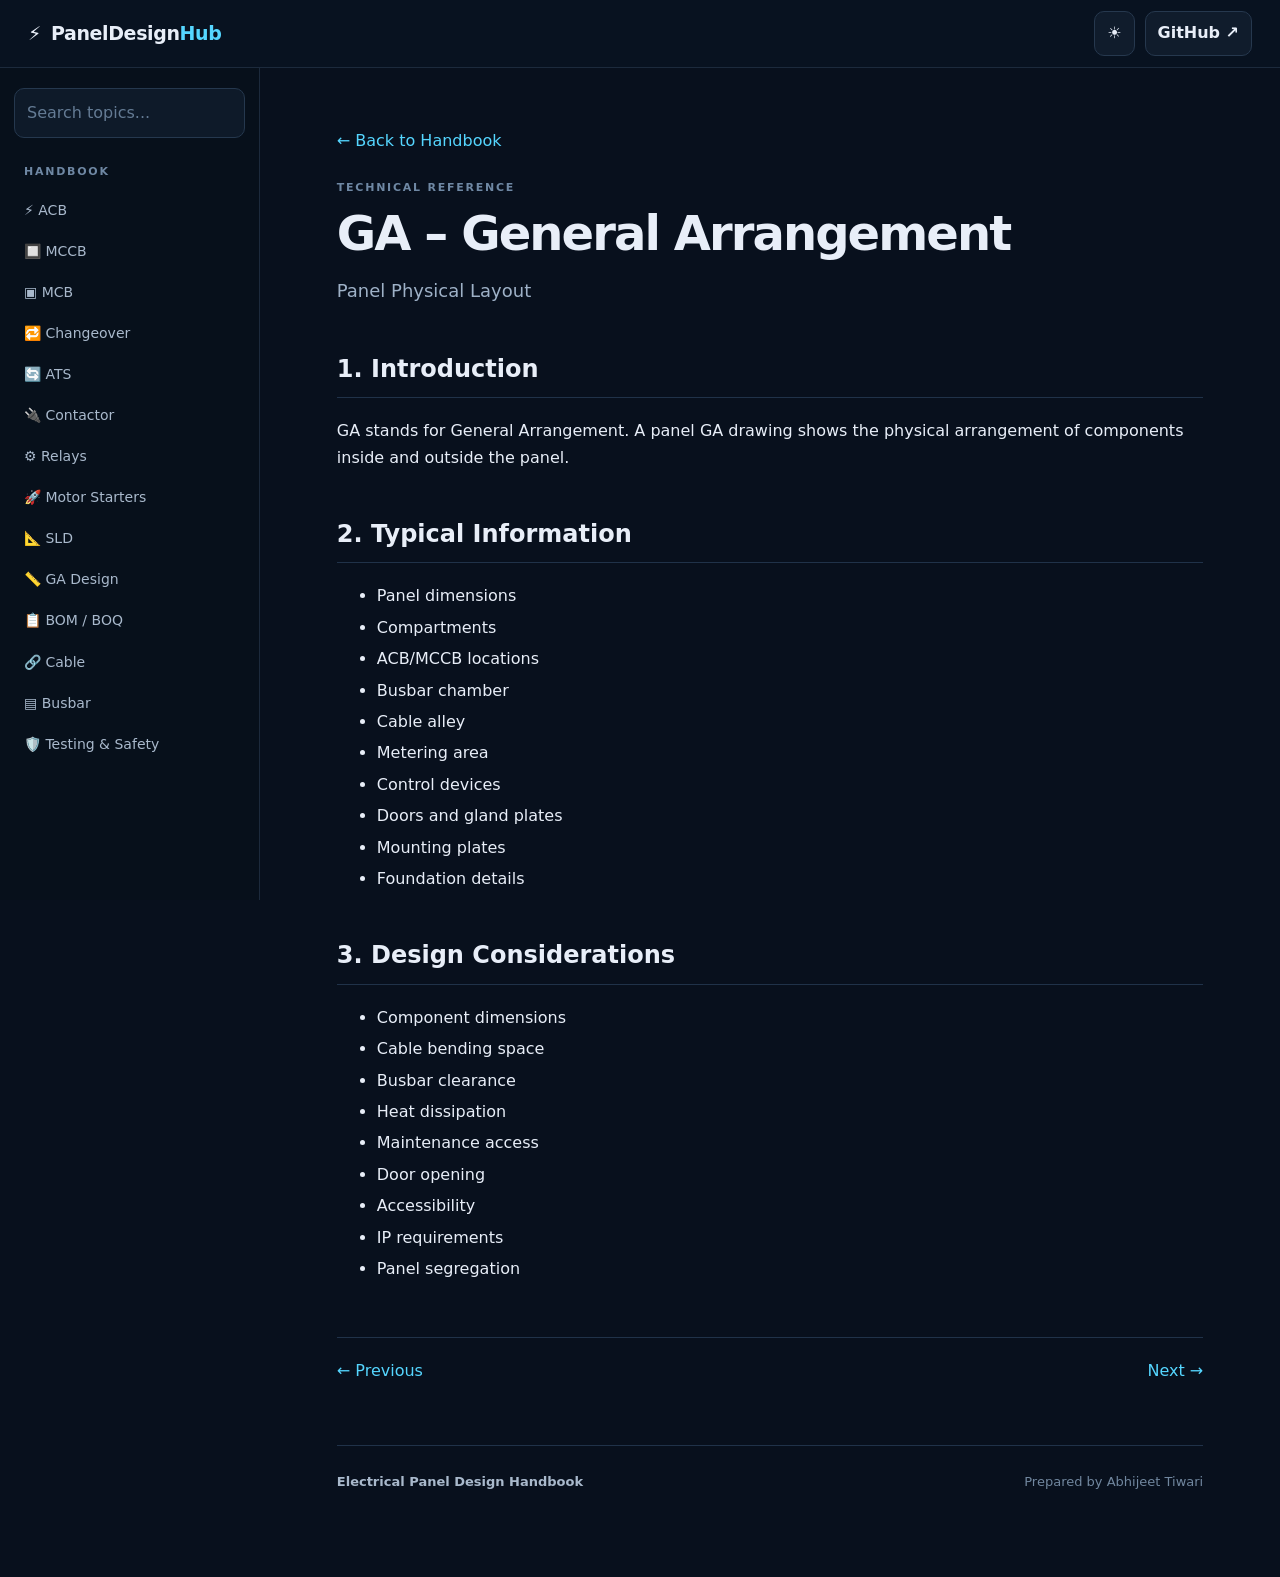
<file: topics/ga-design.html>
<!DOCTYPE html>
<html lang="en"><head><meta charset="UTF-8"><meta name="viewport" content="width=device-width,initial-scale=1.0"><meta name="description" content="GA – General Arrangement - Electrical Panel Design Handbook"><title>GA – General Arrangement | PanelDesignHub</title><link rel="stylesheet" href="../style.css"></head>
<body><header class="topbar"><a class="brand" href="../index.html">⚡ <span>PanelDesign<span class="accent">Hub</span></span></a><div class="top-actions"><button id="themeBtn" class="icon-btn">☀️</button><a class="github-btn" href="https://github.com/" target="_blank" rel="noopener">GitHub ↗</a></div></header>
<div class="layout"><aside class="sidebar"><div class="search-wrap"><input id="search" type="search" placeholder="Search topics..."></div><nav><p class="nav-title">HANDBOOK</p><a href="acb.html">⚡ ACB</a><a href="mccb.html">🔲 MCCB</a><a href="mcb.html">▣ MCB</a><a href="changeover.html">🔁 Changeover</a><a href="ats.html">🔄 ATS</a><a href="contactor.html">🔌 Contactor</a><a href="relays.html">⚙️ Relays</a><a href="starters.html">🚀 Motor Starters</a><a href="sld.html">📐 SLD</a><a href="ga-design.html">📏 GA Design</a><a href="bom-boq.html">📋 BOM / BOQ</a><a href="cable.html">🔗 Cable</a><a href="busbar.html">▤ Busbar</a><a href="testing-safety.html">🛡️ Testing & Safety</a></nav></aside>
<main class="content"><article class="doc"><a class="back" href="../index.html">← Back to Handbook</a><div class="eyebrow">TECHNICAL REFERENCE</div><h1>GA – General Arrangement</h1><p class="lead">Panel Physical Layout</p><h2>1. Introduction</h2><p>GA stands for General Arrangement. A panel GA drawing shows the physical arrangement of components inside and outside the panel.</p><h2>2. Typical Information</h2><ul><li>Panel dimensions</li><li>Compartments</li><li>ACB/MCCB locations</li><li>Busbar chamber</li><li>Cable alley</li><li>Metering area</li><li>Control devices</li><li>Doors and gland plates</li><li>Mounting plates</li><li>Foundation details</li></ul><h2>3. Design Considerations</h2><ul><li>Component dimensions</li><li>Cable bending space</li><li>Busbar clearance</li><li>Heat dissipation</li><li>Maintenance access</li><li>Door opening</li><li>Accessibility</li><li>IP requirements</li><li>Panel segregation</li></ul><div class="topic-nav"><a href="sld.html">← Previous</a><a href="bom-boq.html">Next →</a></div></article><footer><strong>Electrical Panel Design Handbook</strong><span>Prepared by Abhijeet Tiwari</span></footer></main></div><script src="../script.js"></script></body></html>
</file>
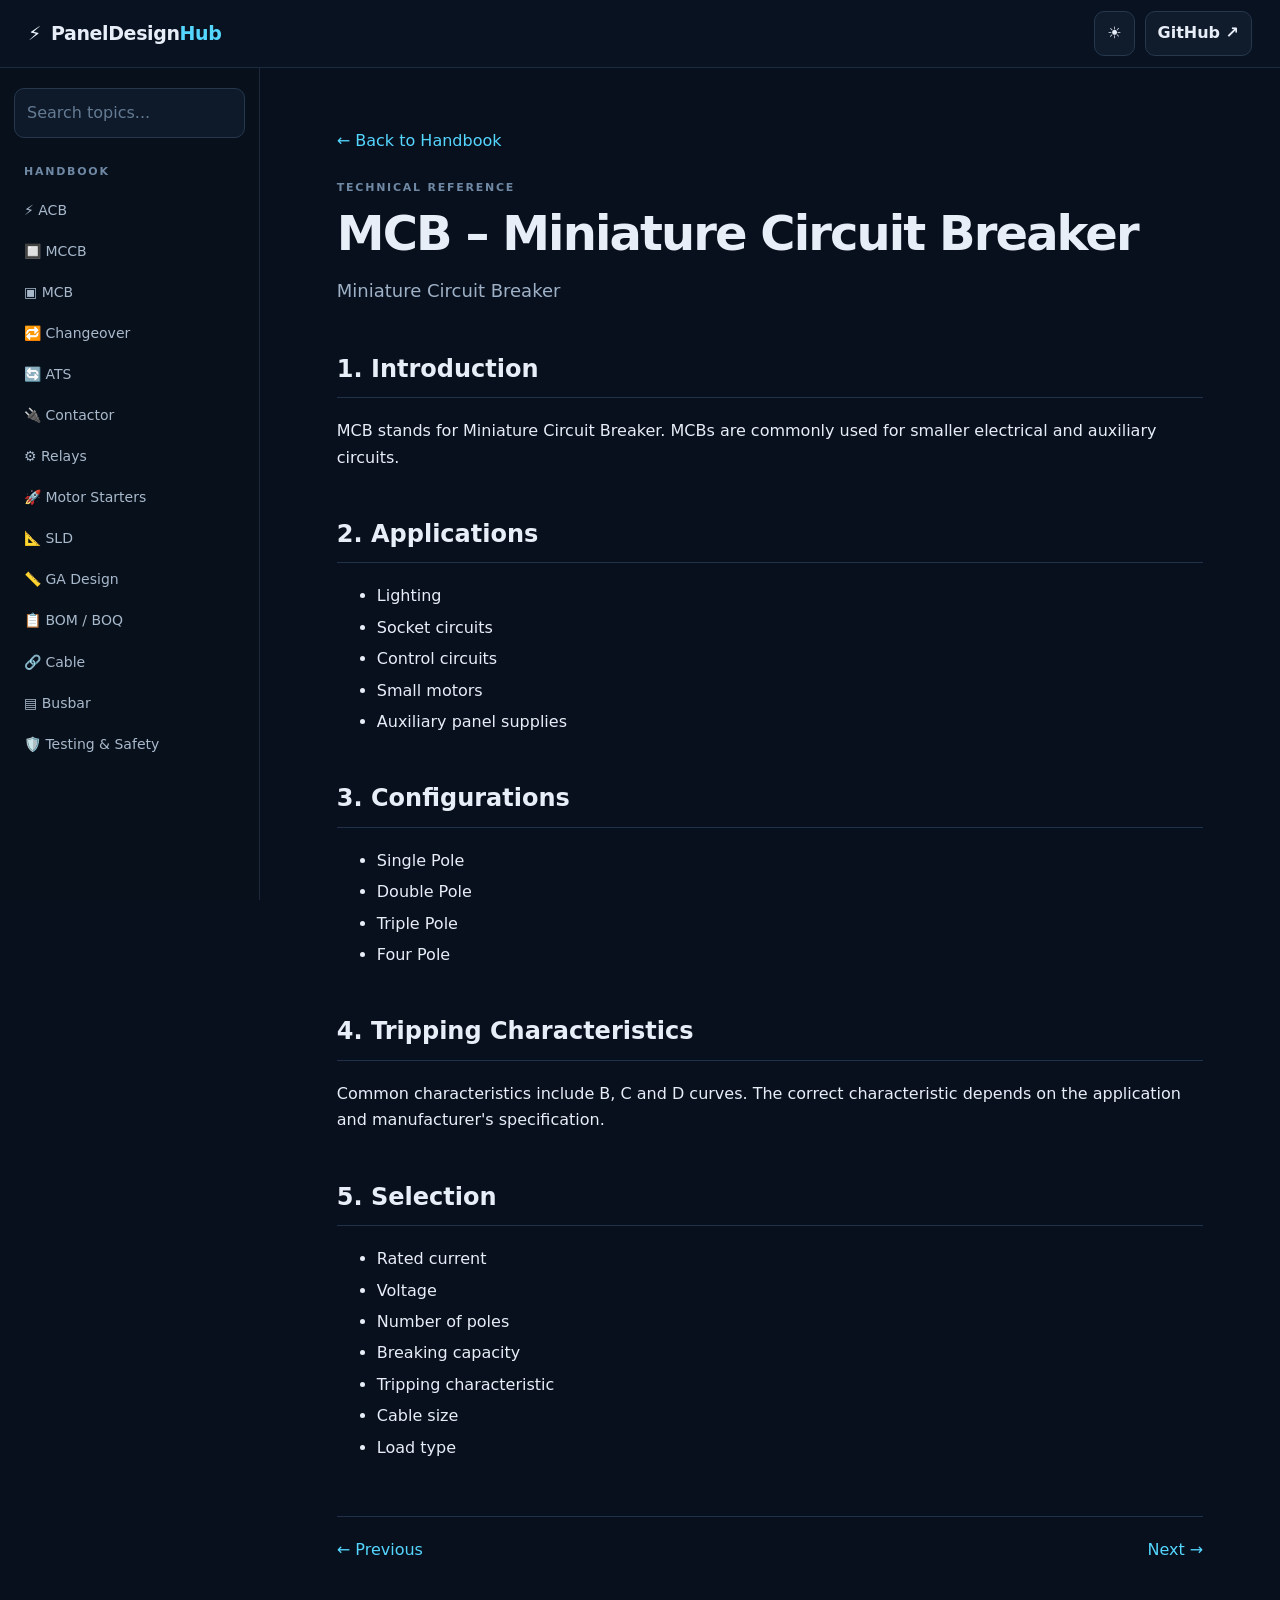
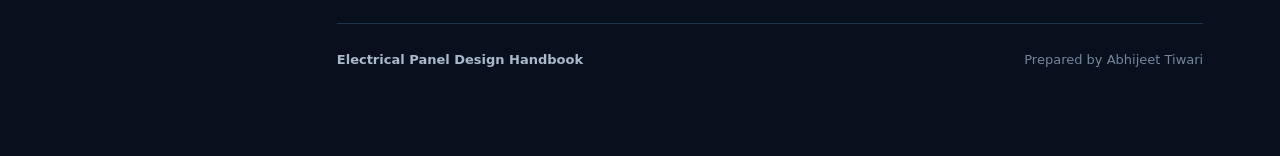
<file: topics/mcb.html>
<!DOCTYPE html>
<html lang="en"><head><meta charset="UTF-8"><meta name="viewport" content="width=device-width,initial-scale=1.0"><meta name="description" content="MCB – Miniature Circuit Breaker - Electrical Panel Design Handbook"><title>MCB – Miniature Circuit Breaker | PanelDesignHub</title><link rel="stylesheet" href="../style.css"></head>
<body><header class="topbar"><a class="brand" href="../index.html">⚡ <span>PanelDesign<span class="accent">Hub</span></span></a><div class="top-actions"><button id="themeBtn" class="icon-btn">☀️</button><a class="github-btn" href="https://github.com/" target="_blank" rel="noopener">GitHub ↗</a></div></header>
<div class="layout"><aside class="sidebar"><div class="search-wrap"><input id="search" type="search" placeholder="Search topics..."></div><nav><p class="nav-title">HANDBOOK</p><a href="acb.html">⚡ ACB</a><a href="mccb.html">🔲 MCCB</a><a href="mcb.html">▣ MCB</a><a href="changeover.html">🔁 Changeover</a><a href="ats.html">🔄 ATS</a><a href="contactor.html">🔌 Contactor</a><a href="relays.html">⚙️ Relays</a><a href="starters.html">🚀 Motor Starters</a><a href="sld.html">📐 SLD</a><a href="ga-design.html">📏 GA Design</a><a href="bom-boq.html">📋 BOM / BOQ</a><a href="cable.html">🔗 Cable</a><a href="busbar.html">▤ Busbar</a><a href="testing-safety.html">🛡️ Testing & Safety</a></nav></aside>
<main class="content"><article class="doc"><a class="back" href="../index.html">← Back to Handbook</a><div class="eyebrow">TECHNICAL REFERENCE</div><h1>MCB – Miniature Circuit Breaker</h1><p class="lead">Miniature Circuit Breaker</p><h2>1. Introduction</h2><p>MCB stands for Miniature Circuit Breaker. MCBs are commonly used for smaller electrical and auxiliary circuits.</p><h2>2. Applications</h2><ul><li>Lighting</li><li>Socket circuits</li><li>Control circuits</li><li>Small motors</li><li>Auxiliary panel supplies</li></ul><h2>3. Configurations</h2><ul><li>Single Pole</li><li>Double Pole</li><li>Triple Pole</li><li>Four Pole</li></ul><h2>4. Tripping Characteristics</h2><p>Common characteristics include B, C and D curves. The correct characteristic depends on the application and manufacturer's specification.</p><h2>5. Selection</h2><ul><li>Rated current</li><li>Voltage</li><li>Number of poles</li><li>Breaking capacity</li><li>Tripping characteristic</li><li>Cable size</li><li>Load type</li></ul><div class="topic-nav"><a href="mccb.html">← Previous</a><a href="changeover.html">Next →</a></div></article><footer><strong>Electrical Panel Design Handbook</strong><span>Prepared by Abhijeet Tiwari</span></footer></main></div><script src="../script.js"></script></body></html>
</file>
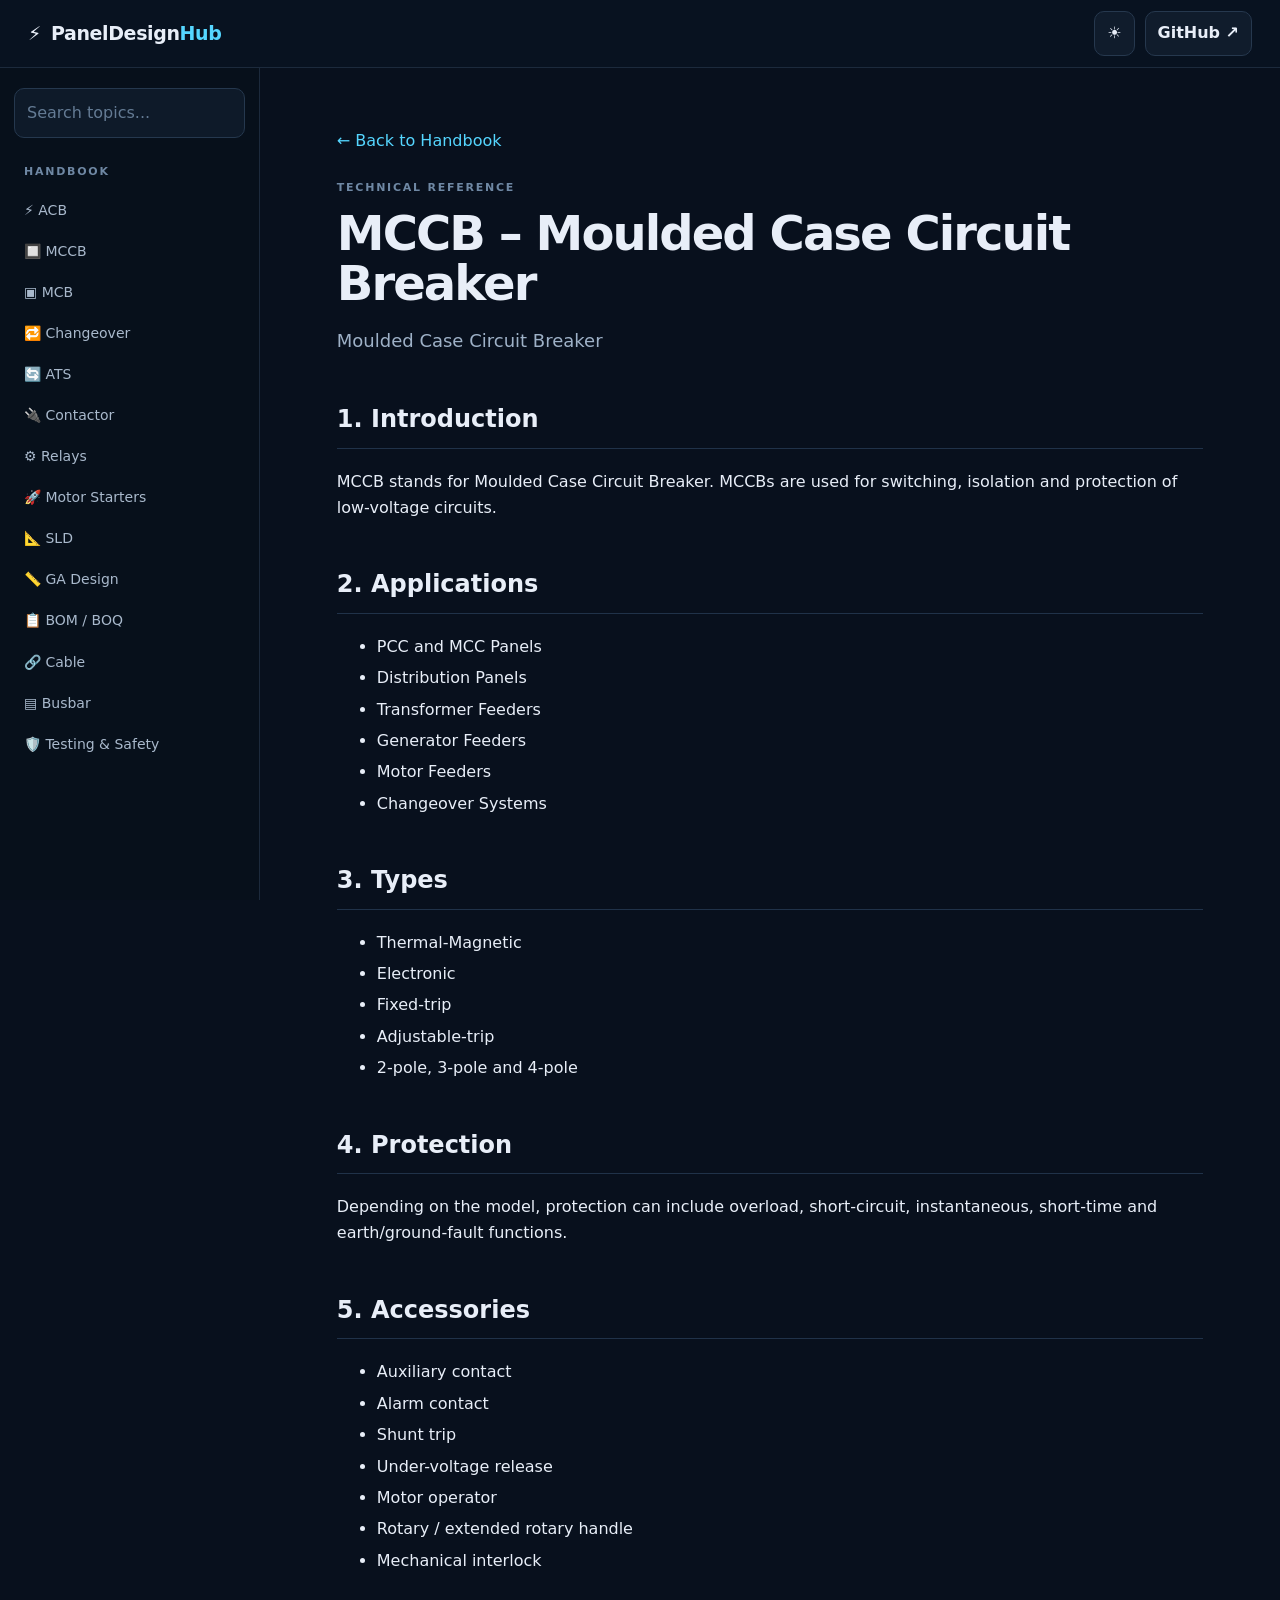
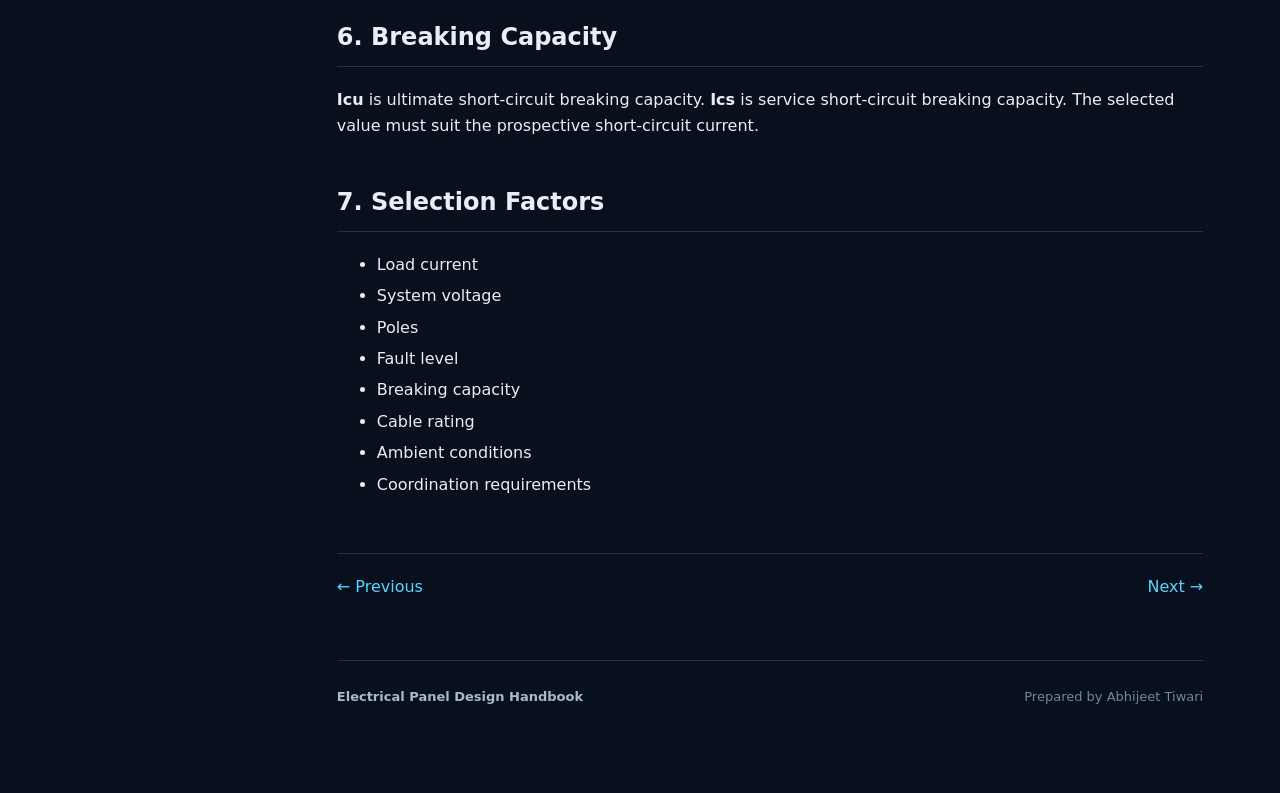
<file: topics/mccb.html>
<!DOCTYPE html>
<html lang="en"><head><meta charset="UTF-8"><meta name="viewport" content="width=device-width,initial-scale=1.0"><meta name="description" content="MCCB – Moulded Case Circuit Breaker - Electrical Panel Design Handbook"><title>MCCB – Moulded Case Circuit Breaker | PanelDesignHub</title><link rel="stylesheet" href="../style.css"></head>
<body><header class="topbar"><a class="brand" href="../index.html">⚡ <span>PanelDesign<span class="accent">Hub</span></span></a><div class="top-actions"><button id="themeBtn" class="icon-btn">☀️</button><a class="github-btn" href="https://github.com/" target="_blank" rel="noopener">GitHub ↗</a></div></header>
<div class="layout"><aside class="sidebar"><div class="search-wrap"><input id="search" type="search" placeholder="Search topics..."></div><nav><p class="nav-title">HANDBOOK</p><a href="acb.html">⚡ ACB</a><a href="mccb.html">🔲 MCCB</a><a href="mcb.html">▣ MCB</a><a href="changeover.html">🔁 Changeover</a><a href="ats.html">🔄 ATS</a><a href="contactor.html">🔌 Contactor</a><a href="relays.html">⚙️ Relays</a><a href="starters.html">🚀 Motor Starters</a><a href="sld.html">📐 SLD</a><a href="ga-design.html">📏 GA Design</a><a href="bom-boq.html">📋 BOM / BOQ</a><a href="cable.html">🔗 Cable</a><a href="busbar.html">▤ Busbar</a><a href="testing-safety.html">🛡️ Testing & Safety</a></nav></aside>
<main class="content"><article class="doc"><a class="back" href="../index.html">← Back to Handbook</a><div class="eyebrow">TECHNICAL REFERENCE</div><h1>MCCB – Moulded Case Circuit Breaker</h1><p class="lead">Moulded Case Circuit Breaker</p><h2>1. Introduction</h2><p>MCCB stands for Moulded Case Circuit Breaker. MCCBs are used for switching, isolation and protection of low-voltage circuits.</p><h2>2. Applications</h2><ul><li>PCC and MCC Panels</li><li>Distribution Panels</li><li>Transformer Feeders</li><li>Generator Feeders</li><li>Motor Feeders</li><li>Changeover Systems</li></ul><h2>3. Types</h2><ul><li>Thermal-Magnetic</li><li>Electronic</li><li>Fixed-trip</li><li>Adjustable-trip</li><li>2-pole, 3-pole and 4-pole</li></ul><h2>4. Protection</h2><p>Depending on the model, protection can include overload, short-circuit, instantaneous, short-time and earth/ground-fault functions.</p><h2>5. Accessories</h2><ul><li>Auxiliary contact</li><li>Alarm contact</li><li>Shunt trip</li><li>Under-voltage release</li><li>Motor operator</li><li>Rotary / extended rotary handle</li><li>Mechanical interlock</li></ul><h2>6. Breaking Capacity</h2><p><b>Icu</b> is ultimate short-circuit breaking capacity. <b>Ics</b> is service short-circuit breaking capacity. The selected value must suit the prospective short-circuit current.</p><h2>7. Selection Factors</h2><ul><li>Load current</li><li>System voltage</li><li>Poles</li><li>Fault level</li><li>Breaking capacity</li><li>Cable rating</li><li>Ambient conditions</li><li>Coordination requirements</li></ul><div class="topic-nav"><a href="acb.html">← Previous</a><a href="mcb.html">Next →</a></div></article><footer><strong>Electrical Panel Design Handbook</strong><span>Prepared by Abhijeet Tiwari</span></footer></main></div><script src="../script.js"></script></body></html>
</file>
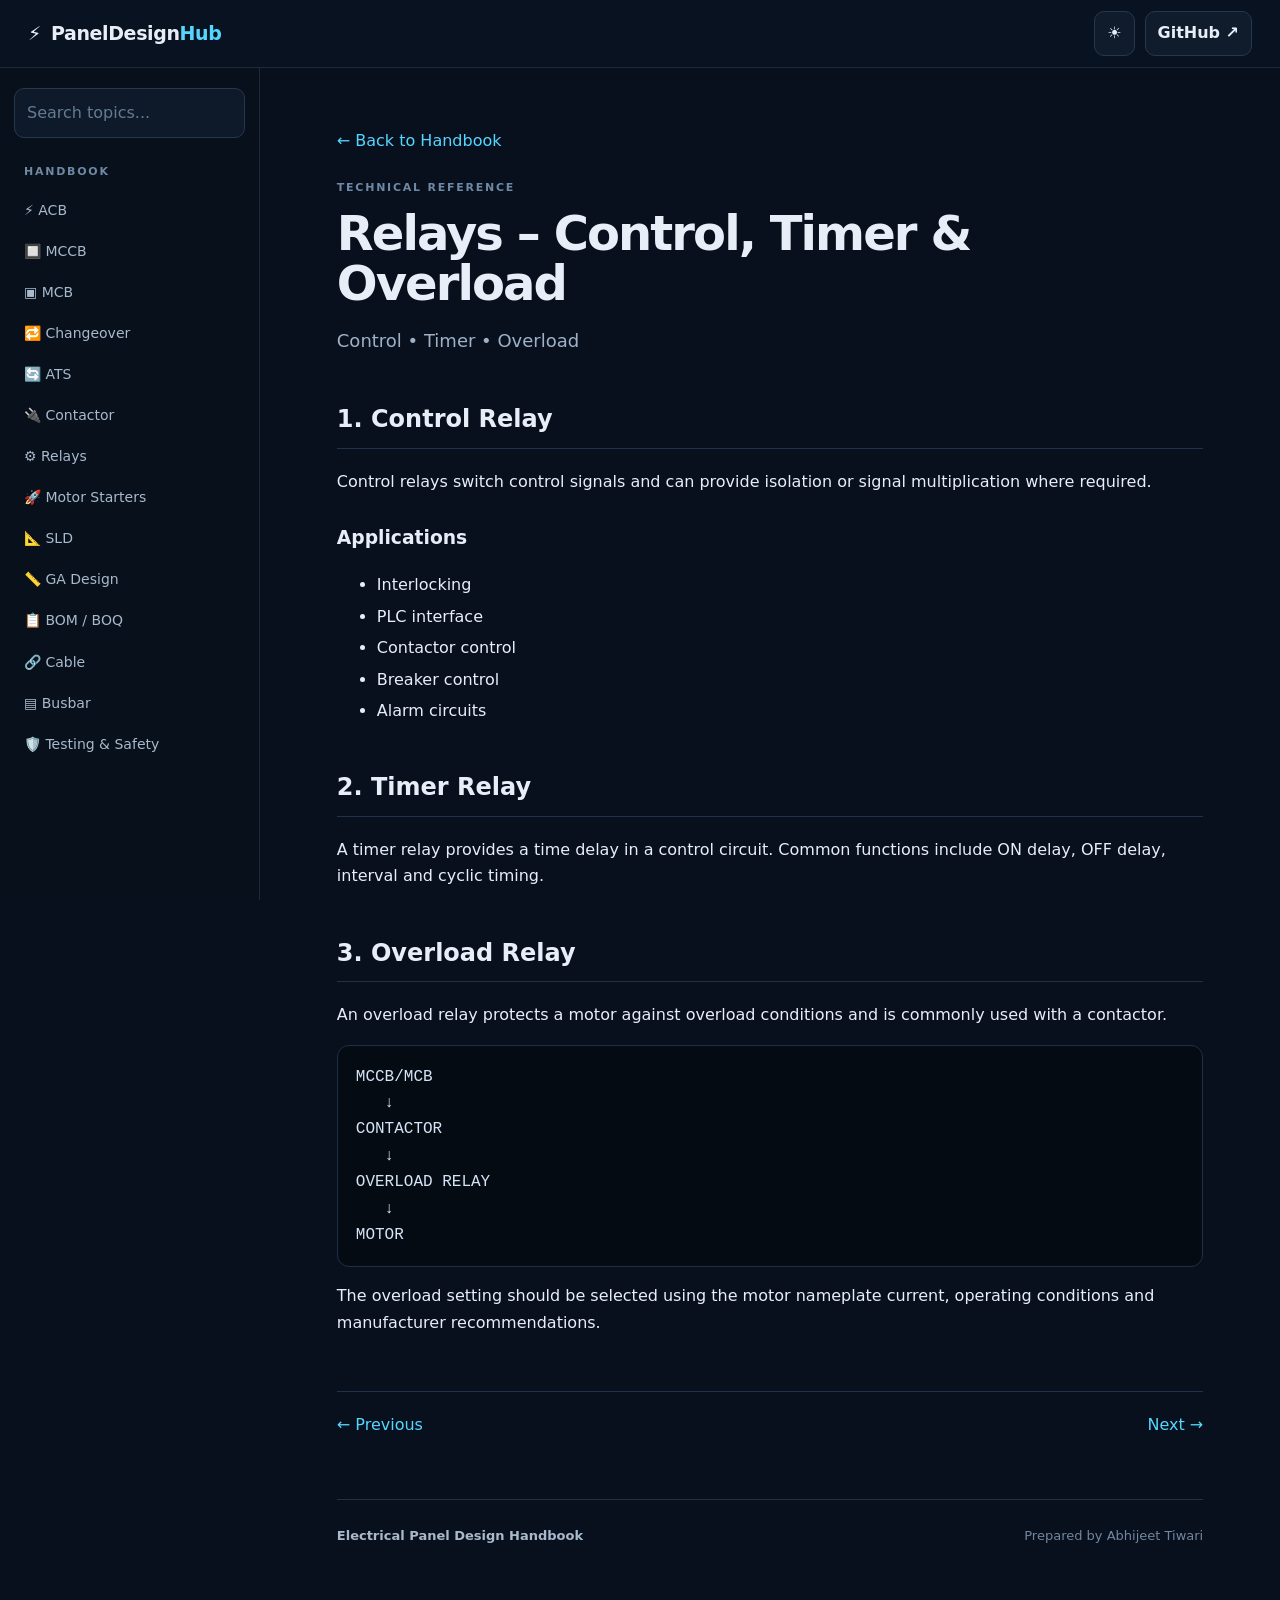
<file: topics/relays.html>
<!DOCTYPE html>
<html lang="en"><head><meta charset="UTF-8"><meta name="viewport" content="width=device-width,initial-scale=1.0"><meta name="description" content="Relays – Control, Timer & Overload - Electrical Panel Design Handbook"><title>Relays – Control, Timer & Overload | PanelDesignHub</title><link rel="stylesheet" href="../style.css"></head>
<body><header class="topbar"><a class="brand" href="../index.html">⚡ <span>PanelDesign<span class="accent">Hub</span></span></a><div class="top-actions"><button id="themeBtn" class="icon-btn">☀️</button><a class="github-btn" href="https://github.com/" target="_blank" rel="noopener">GitHub ↗</a></div></header>
<div class="layout"><aside class="sidebar"><div class="search-wrap"><input id="search" type="search" placeholder="Search topics..."></div><nav><p class="nav-title">HANDBOOK</p><a href="acb.html">⚡ ACB</a><a href="mccb.html">🔲 MCCB</a><a href="mcb.html">▣ MCB</a><a href="changeover.html">🔁 Changeover</a><a href="ats.html">🔄 ATS</a><a href="contactor.html">🔌 Contactor</a><a href="relays.html">⚙️ Relays</a><a href="starters.html">🚀 Motor Starters</a><a href="sld.html">📐 SLD</a><a href="ga-design.html">📏 GA Design</a><a href="bom-boq.html">📋 BOM / BOQ</a><a href="cable.html">🔗 Cable</a><a href="busbar.html">▤ Busbar</a><a href="testing-safety.html">🛡️ Testing & Safety</a></nav></aside>
<main class="content"><article class="doc"><a class="back" href="../index.html">← Back to Handbook</a><div class="eyebrow">TECHNICAL REFERENCE</div><h1>Relays – Control, Timer & Overload</h1><p class="lead">Control • Timer • Overload</p><h2>1. Control Relay</h2><p>Control relays switch control signals and can provide isolation or signal multiplication where required.</p><h3>Applications</h3><ul><li>Interlocking</li><li>PLC interface</li><li>Contactor control</li><li>Breaker control</li><li>Alarm circuits</li></ul><h2>2. Timer Relay</h2><p>A timer relay provides a time delay in a control circuit. Common functions include ON delay, OFF delay, interval and cyclic timing.</p><h2>3. Overload Relay</h2><p>An overload relay protects a motor against overload conditions and is commonly used with a contactor.</p><pre>MCCB/MCB
   ↓
CONTACTOR
   ↓
OVERLOAD RELAY
   ↓
MOTOR</pre><p>The overload setting should be selected using the motor nameplate current, operating conditions and manufacturer recommendations.</p><div class="topic-nav"><a href="contactor.html">← Previous</a><a href="starters.html">Next →</a></div></article><footer><strong>Electrical Panel Design Handbook</strong><span>Prepared by Abhijeet Tiwari</span></footer></main></div><script src="../script.js"></script></body></html>
</file>
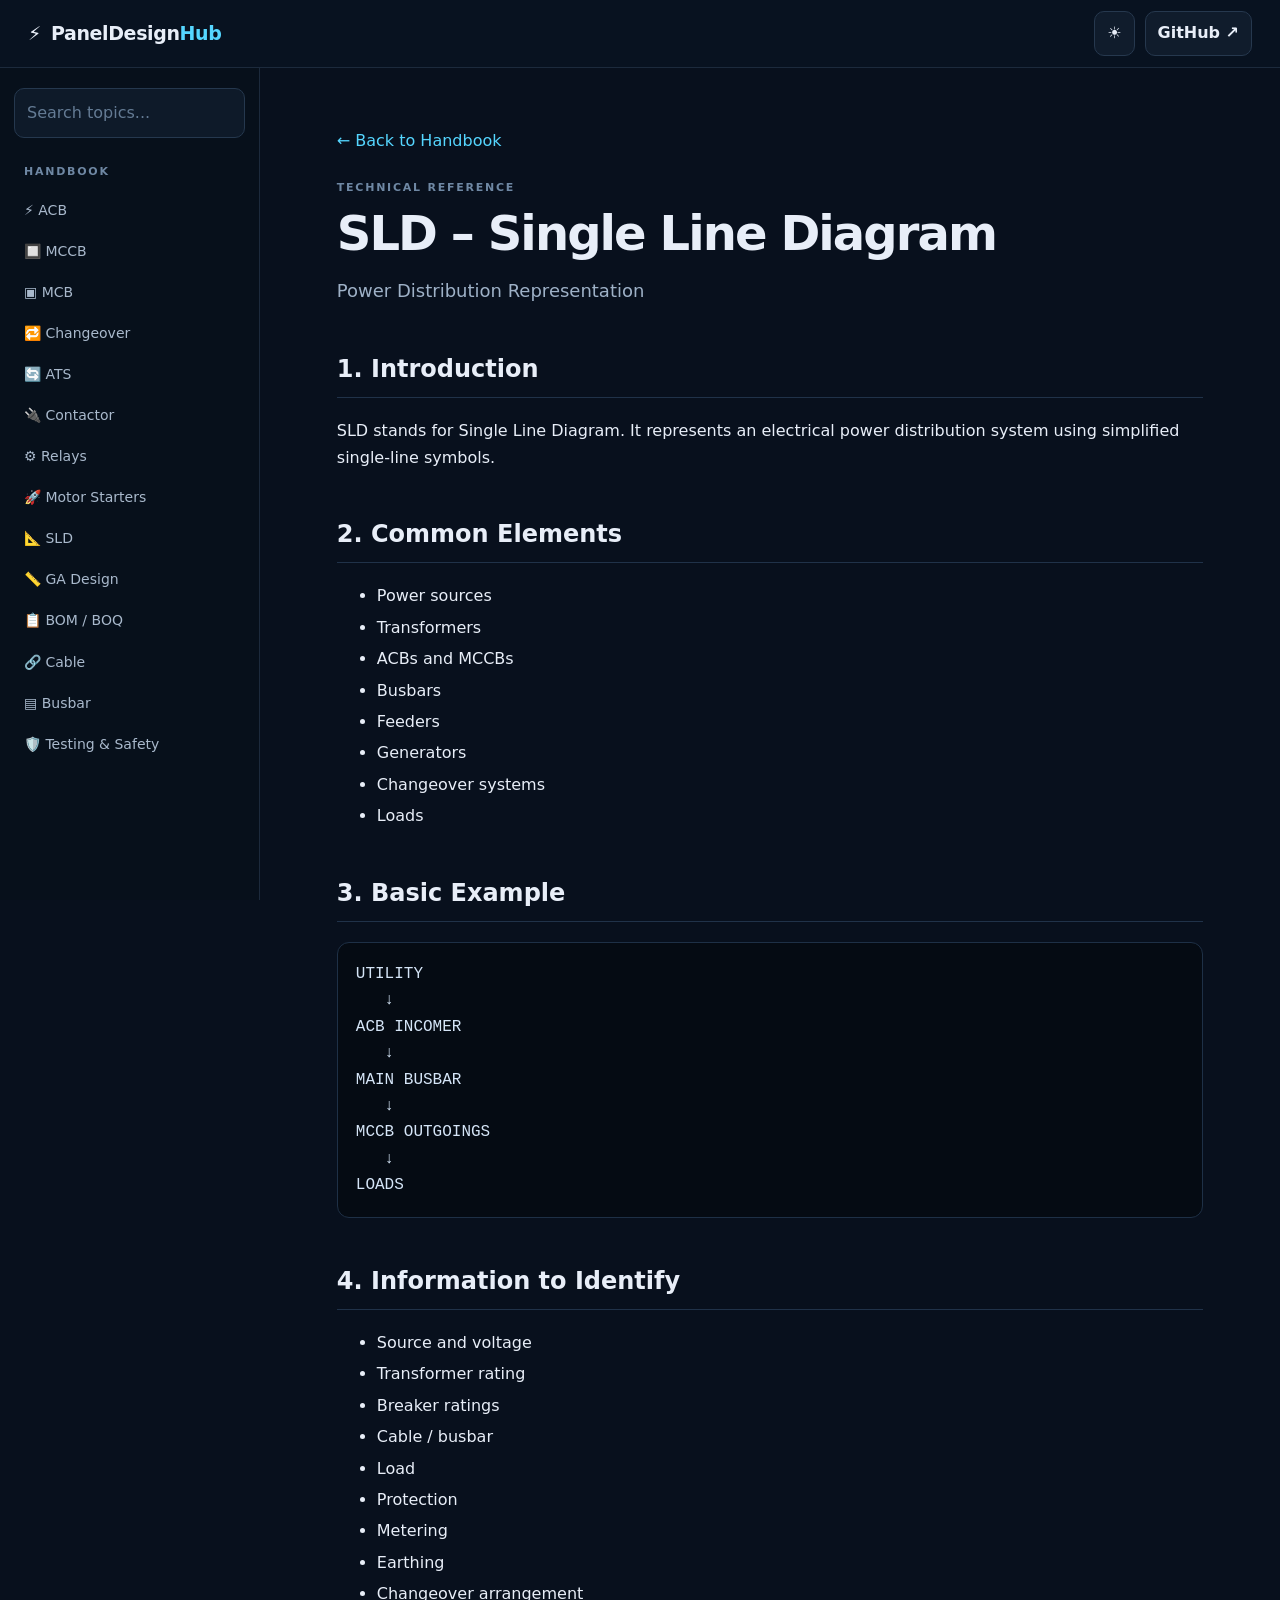
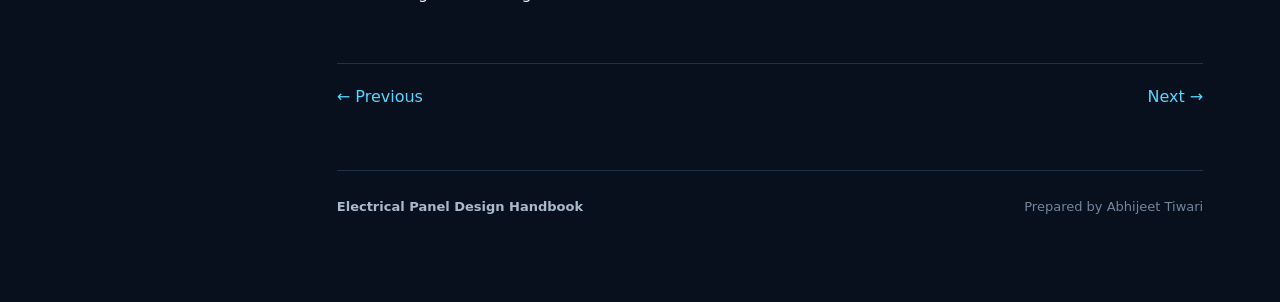
<file: topics/sld.html>
<!DOCTYPE html>
<html lang="en"><head><meta charset="UTF-8"><meta name="viewport" content="width=device-width,initial-scale=1.0"><meta name="description" content="SLD – Single Line Diagram - Electrical Panel Design Handbook"><title>SLD – Single Line Diagram | PanelDesignHub</title><link rel="stylesheet" href="../style.css"></head>
<body><header class="topbar"><a class="brand" href="../index.html">⚡ <span>PanelDesign<span class="accent">Hub</span></span></a><div class="top-actions"><button id="themeBtn" class="icon-btn">☀️</button><a class="github-btn" href="https://github.com/" target="_blank" rel="noopener">GitHub ↗</a></div></header>
<div class="layout"><aside class="sidebar"><div class="search-wrap"><input id="search" type="search" placeholder="Search topics..."></div><nav><p class="nav-title">HANDBOOK</p><a href="acb.html">⚡ ACB</a><a href="mccb.html">🔲 MCCB</a><a href="mcb.html">▣ MCB</a><a href="changeover.html">🔁 Changeover</a><a href="ats.html">🔄 ATS</a><a href="contactor.html">🔌 Contactor</a><a href="relays.html">⚙️ Relays</a><a href="starters.html">🚀 Motor Starters</a><a href="sld.html">📐 SLD</a><a href="ga-design.html">📏 GA Design</a><a href="bom-boq.html">📋 BOM / BOQ</a><a href="cable.html">🔗 Cable</a><a href="busbar.html">▤ Busbar</a><a href="testing-safety.html">🛡️ Testing & Safety</a></nav></aside>
<main class="content"><article class="doc"><a class="back" href="../index.html">← Back to Handbook</a><div class="eyebrow">TECHNICAL REFERENCE</div><h1>SLD – Single Line Diagram</h1><p class="lead">Power Distribution Representation</p><h2>1. Introduction</h2><p>SLD stands for Single Line Diagram. It represents an electrical power distribution system using simplified single-line symbols.</p><h2>2. Common Elements</h2><ul><li>Power sources</li><li>Transformers</li><li>ACBs and MCCBs</li><li>Busbars</li><li>Feeders</li><li>Generators</li><li>Changeover systems</li><li>Loads</li></ul><h2>3. Basic Example</h2><pre>UTILITY
   ↓
ACB INCOMER
   ↓
MAIN BUSBAR
   ↓
MCCB OUTGOINGS
   ↓
LOADS</pre><h2>4. Information to Identify</h2><ul><li>Source and voltage</li><li>Transformer rating</li><li>Breaker ratings</li><li>Cable / busbar</li><li>Load</li><li>Protection</li><li>Metering</li><li>Earthing</li><li>Changeover arrangement</li></ul><div class="topic-nav"><a href="starters.html">← Previous</a><a href="ga-design.html">Next →</a></div></article><footer><strong>Electrical Panel Design Handbook</strong><span>Prepared by Abhijeet Tiwari</span></footer></main></div><script src="../script.js"></script></body></html>
</file>
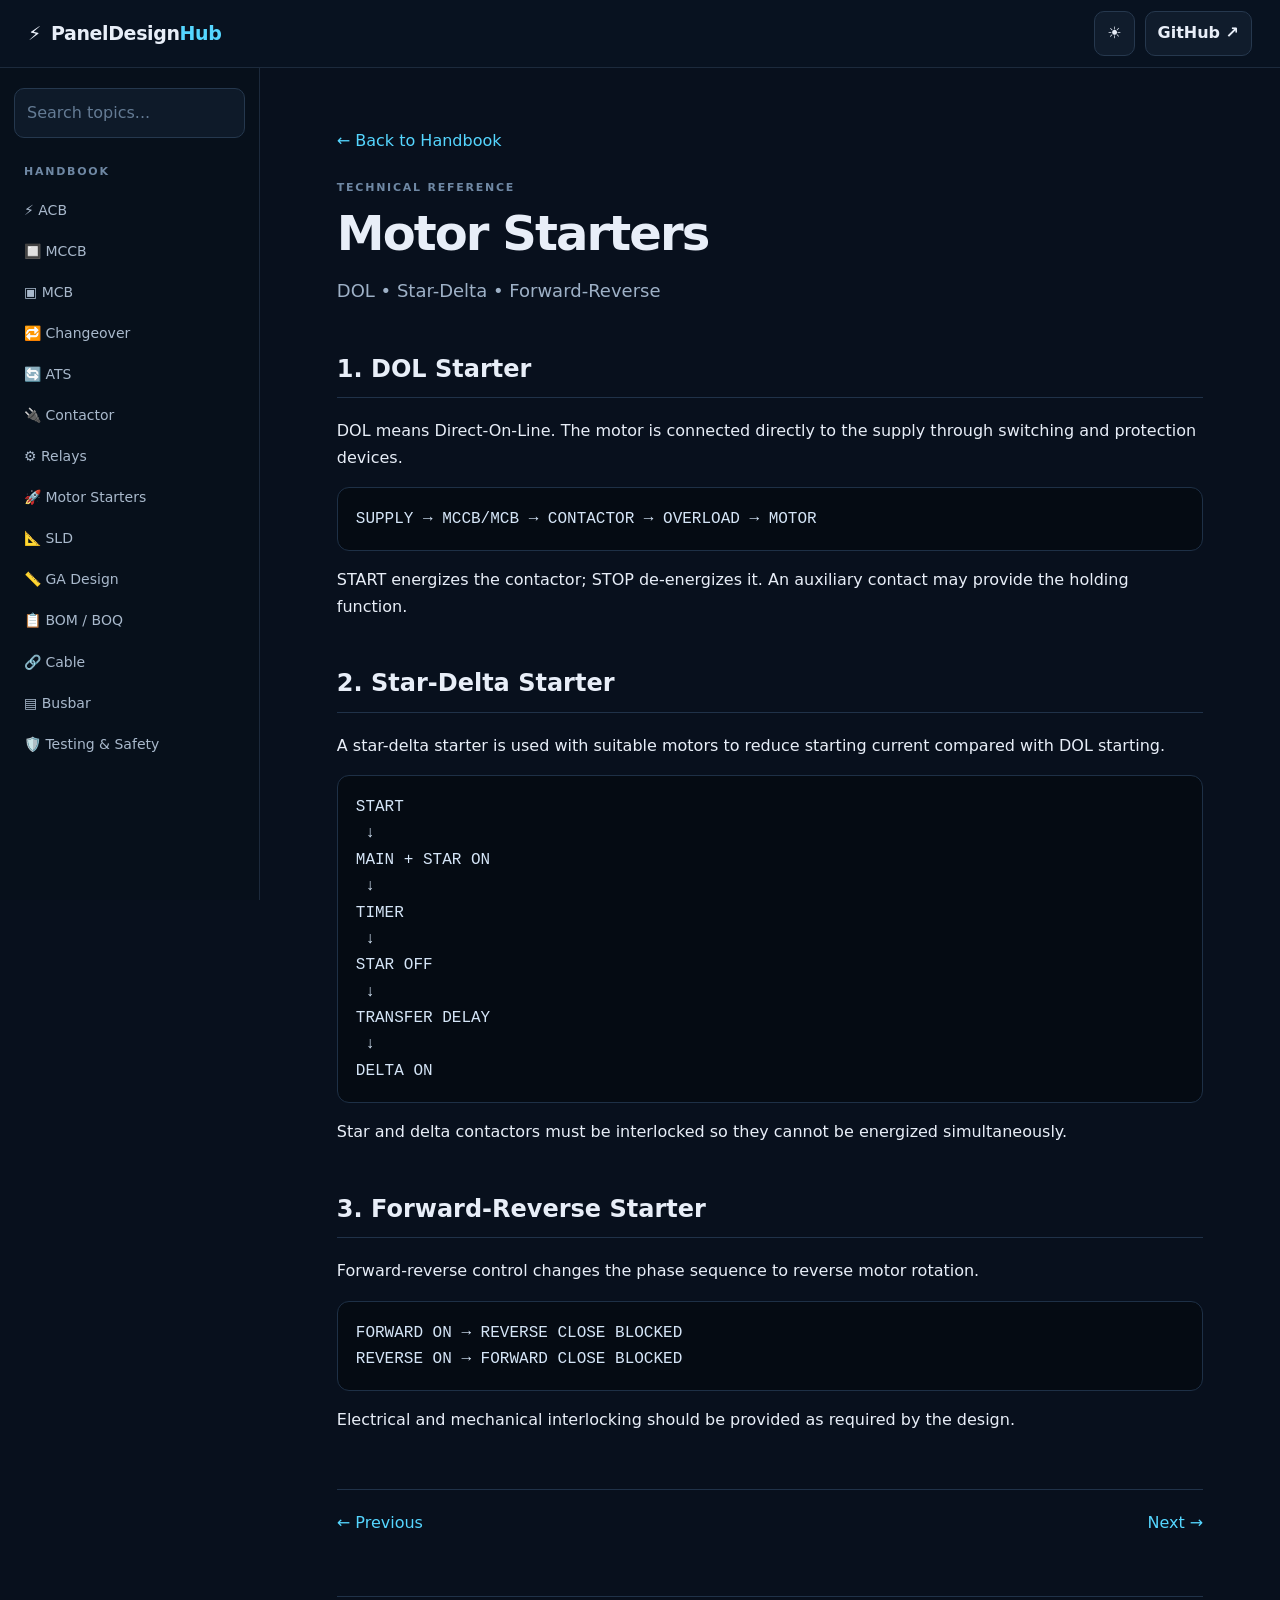
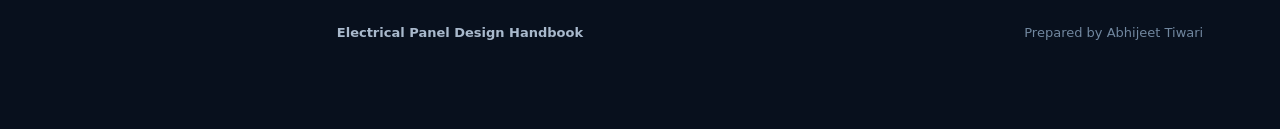
<file: topics/starters.html>
<!DOCTYPE html>
<html lang="en"><head><meta charset="UTF-8"><meta name="viewport" content="width=device-width,initial-scale=1.0"><meta name="description" content="Motor Starters - Electrical Panel Design Handbook"><title>Motor Starters | PanelDesignHub</title><link rel="stylesheet" href="../style.css"></head>
<body><header class="topbar"><a class="brand" href="../index.html">⚡ <span>PanelDesign<span class="accent">Hub</span></span></a><div class="top-actions"><button id="themeBtn" class="icon-btn">☀️</button><a class="github-btn" href="https://github.com/" target="_blank" rel="noopener">GitHub ↗</a></div></header>
<div class="layout"><aside class="sidebar"><div class="search-wrap"><input id="search" type="search" placeholder="Search topics..."></div><nav><p class="nav-title">HANDBOOK</p><a href="acb.html">⚡ ACB</a><a href="mccb.html">🔲 MCCB</a><a href="mcb.html">▣ MCB</a><a href="changeover.html">🔁 Changeover</a><a href="ats.html">🔄 ATS</a><a href="contactor.html">🔌 Contactor</a><a href="relays.html">⚙️ Relays</a><a href="starters.html">🚀 Motor Starters</a><a href="sld.html">📐 SLD</a><a href="ga-design.html">📏 GA Design</a><a href="bom-boq.html">📋 BOM / BOQ</a><a href="cable.html">🔗 Cable</a><a href="busbar.html">▤ Busbar</a><a href="testing-safety.html">🛡️ Testing & Safety</a></nav></aside>
<main class="content"><article class="doc"><a class="back" href="../index.html">← Back to Handbook</a><div class="eyebrow">TECHNICAL REFERENCE</div><h1>Motor Starters</h1><p class="lead">DOL • Star-Delta • Forward-Reverse</p><h2>1. DOL Starter</h2><p>DOL means Direct-On-Line. The motor is connected directly to the supply through switching and protection devices.</p><pre>SUPPLY → MCCB/MCB → CONTACTOR → OVERLOAD → MOTOR</pre><p>START energizes the contactor; STOP de-energizes it. An auxiliary contact may provide the holding function.</p><h2>2. Star-Delta Starter</h2><p>A star-delta starter is used with suitable motors to reduce starting current compared with DOL starting.</p><pre>START
 ↓
MAIN + STAR ON
 ↓
TIMER
 ↓
STAR OFF
 ↓
TRANSFER DELAY
 ↓
DELTA ON</pre><p>Star and delta contactors must be interlocked so they cannot be energized simultaneously.</p><h2>3. Forward-Reverse Starter</h2><p>Forward-reverse control changes the phase sequence to reverse motor rotation.</p><pre>FORWARD ON → REVERSE CLOSE BLOCKED
REVERSE ON → FORWARD CLOSE BLOCKED</pre><p>Electrical and mechanical interlocking should be provided as required by the design.</p><div class="topic-nav"><a href="relays.html">← Previous</a><a href="sld.html">Next →</a></div></article><footer><strong>Electrical Panel Design Handbook</strong><span>Prepared by Abhijeet Tiwari</span></footer></main></div><script src="../script.js"></script></body></html>
</file>
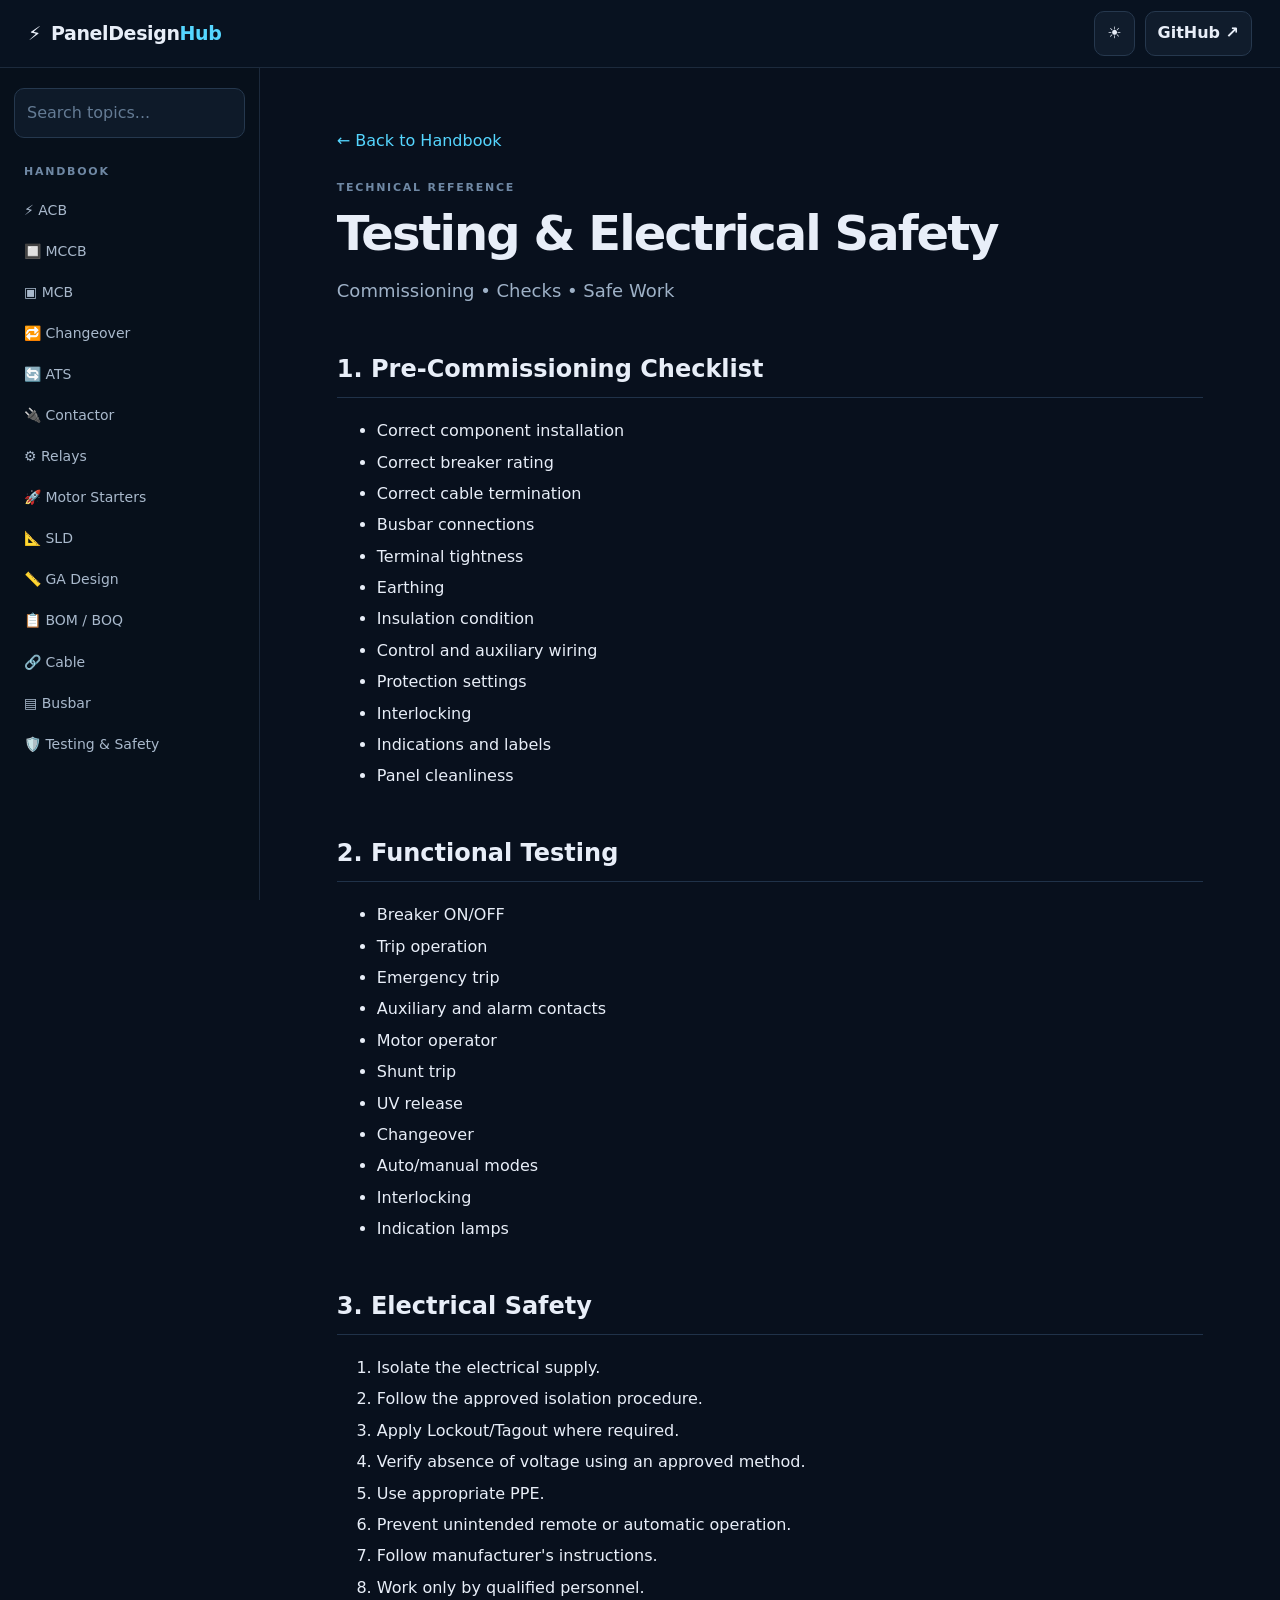
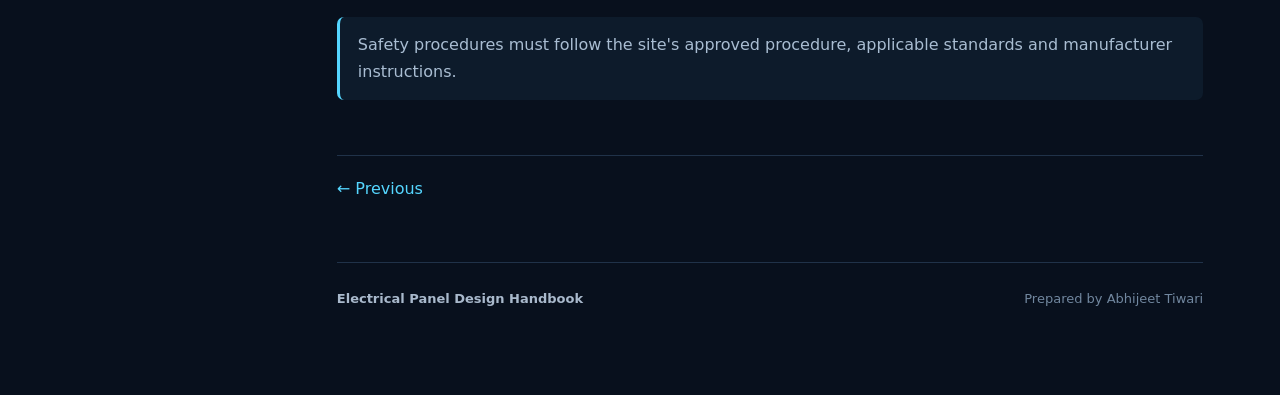
<file: topics/testing-safety.html>
<!DOCTYPE html>
<html lang="en"><head><meta charset="UTF-8"><meta name="viewport" content="width=device-width,initial-scale=1.0"><meta name="description" content="Testing & Electrical Safety - Electrical Panel Design Handbook"><title>Testing & Electrical Safety | PanelDesignHub</title><link rel="stylesheet" href="../style.css"></head>
<body><header class="topbar"><a class="brand" href="../index.html">⚡ <span>PanelDesign<span class="accent">Hub</span></span></a><div class="top-actions"><button id="themeBtn" class="icon-btn">☀️</button><a class="github-btn" href="https://github.com/" target="_blank" rel="noopener">GitHub ↗</a></div></header>
<div class="layout"><aside class="sidebar"><div class="search-wrap"><input id="search" type="search" placeholder="Search topics..."></div><nav><p class="nav-title">HANDBOOK</p><a href="acb.html">⚡ ACB</a><a href="mccb.html">🔲 MCCB</a><a href="mcb.html">▣ MCB</a><a href="changeover.html">🔁 Changeover</a><a href="ats.html">🔄 ATS</a><a href="contactor.html">🔌 Contactor</a><a href="relays.html">⚙️ Relays</a><a href="starters.html">🚀 Motor Starters</a><a href="sld.html">📐 SLD</a><a href="ga-design.html">📏 GA Design</a><a href="bom-boq.html">📋 BOM / BOQ</a><a href="cable.html">🔗 Cable</a><a href="busbar.html">▤ Busbar</a><a href="testing-safety.html">🛡️ Testing & Safety</a></nav></aside>
<main class="content"><article class="doc"><a class="back" href="../index.html">← Back to Handbook</a><div class="eyebrow">TECHNICAL REFERENCE</div><h1>Testing & Electrical Safety</h1><p class="lead">Commissioning • Checks • Safe Work</p><h2>1. Pre-Commissioning Checklist</h2><ul><li>Correct component installation</li><li>Correct breaker rating</li><li>Correct cable termination</li><li>Busbar connections</li><li>Terminal tightness</li><li>Earthing</li><li>Insulation condition</li><li>Control and auxiliary wiring</li><li>Protection settings</li><li>Interlocking</li><li>Indications and labels</li><li>Panel cleanliness</li></ul><h2>2. Functional Testing</h2><ul><li>Breaker ON/OFF</li><li>Trip operation</li><li>Emergency trip</li><li>Auxiliary and alarm contacts</li><li>Motor operator</li><li>Shunt trip</li><li>UV release</li><li>Changeover</li><li>Auto/manual modes</li><li>Interlocking</li><li>Indication lamps</li></ul><h2>3. Electrical Safety</h2><ol><li>Isolate the electrical supply.</li><li>Follow the approved isolation procedure.</li><li>Apply Lockout/Tagout where required.</li><li>Verify absence of voltage using an approved method.</li><li>Use appropriate PPE.</li><li>Prevent unintended remote or automatic operation.</li><li>Follow manufacturer's instructions.</li><li>Work only by qualified personnel.</li></ol><div class="note">Safety procedures must follow the site's approved procedure, applicable standards and manufacturer instructions.</div><div class="topic-nav"><a href="busbar.html">← Previous</a><span></span></div></article><footer><strong>Electrical Panel Design Handbook</strong><span>Prepared by Abhijeet Tiwari</span></footer></main></div><script src="../script.js"></script></body></html>
</file>
<file: style.css>
/* =========================================================
   PANEL DESIGN HUB
   Complete Main Stylesheet
========================================================= */

/* =========================
   GLOBAL
========================= */

* {
  box-sizing: border-box;
}

html {
  scroll-behavior: smooth;
}

body {
  margin: 0;
  font-family:
    Inter,
    ui-sans-serif,
    system-ui,
    -apple-system,
    BlinkMacSystemFont,
    "Segoe UI",
    sans-serif;

  background: #08101d;
  color: #e8eef8;
  line-height: 1.65;
}

a {
  color: inherit;
  text-decoration: none;
}

button,
input {
  font: inherit;
}


/* =========================
   TOP BAR
========================= */

.topbar {
  height: 68px;

  border-bottom: 1px solid #1c2a3c;

  background: rgba(9, 19, 33, 0.85);

  backdrop-filter: blur(16px);
  -webkit-backdrop-filter: blur(16px);

  display: flex;
  align-items: center;
  justify-content: space-between;

  padding: 0 28px;

  position: sticky;
  top: 0;

  z-index: 100;
}


/* Brand */

.brand {
  display: flex;
  align-items: center;

  gap: 10px;

  font-weight: 800;
  font-size: 19px;

  letter-spacing: -0.02em;
}

.brand .accent {
  color: #55d6ff;
}


/* Top actions */

.top-actions {
  display: flex;
  align-items: center;
  gap: 10px;
}

.icon-btn,
.github-btn {
  border: 1px solid #26384e;

  background: #101c2c;

  color: #e8eef8;

  border-radius: 10px;

  padding: 8px 12px;

  cursor: pointer;

  transition:
    background 0.2s ease,
    border-color 0.2s ease,
    transform 0.2s ease;
}

.icon-btn:hover,
.github-btn:hover {
  background: #16273b;
  border-color: #55d6ff66;

  transform: translateY(-1px);
}

.github-btn {
  font-weight: 700;
}


/* =========================
   MAIN LAYOUT
========================= */

.layout {
  display: grid;

  grid-template-columns: 260px 1fr;

  min-height: calc(100vh - 68px);
}


/* =========================
   SIDEBAR
========================= */

.sidebar {
  border-right: 1px solid #1c2a3c;

  background: #07101b;

  padding: 20px 14px;

  position: sticky;

  top: 68px;

  height: calc(100vh - 68px);

  overflow-y: auto;
}


/* Search */

.search-wrap {
  margin-bottom: 10px;
}

.search-wrap input {
  width: 100%;

  padding: 11px 12px;

  background: #0e1a29;

  border: 1px solid #25384e;

  border-radius: 10px;

  color: #ffffff;

  outline: none;

  transition:
    border-color 0.2s ease,
    box-shadow 0.2s ease;
}

.search-wrap input::placeholder {
  color: #647b94;
}

.search-wrap input:focus {
  border-color: #55d6ff;

  box-shadow: 0 0 0 3px rgba(85, 214, 255, 0.08);
}


/* Navigation */

.nav-title,
.eyebrow {
  font-size: 11px;

  letter-spacing: 0.16em;

  color: #6f88a4;

  font-weight: 800;
}

.nav-title {
  margin: 25px 10px 8px;
}

.sidebar nav a {
  display: block;

  padding: 9px 10px;

  border-radius: 8px;

  color: #a9b9cc;

  font-size: 14px;

  transition:
    background 0.2s ease,
    color 0.2s ease,
    transform 0.2s ease;
}

.sidebar nav a:hover {
  background: #122237;

  color: #ffffff;

  transform: translateX(2px);
}


/* =========================
   MAIN CONTENT
========================= */

.content {
  max-width: 1250px;

  width: 100%;

  margin: auto;

  padding: 60px 6vw;
}


/* =========================
   HERO
========================= */

.hero {
  padding: 40px 0 35px;
}

.hero h1 {
  font-size: clamp(42px, 7vw, 82px);

  line-height: 0.98;

  letter-spacing: -0.055em;

  margin: 14px 0 22px;
}

.hero h1 span {
  color: #55d6ff;
}

.hero p {
  max-width: 700px;

  color: #9db0c7;

  font-size: 18px;
}


/* Hero buttons */

.hero-buttons {
  display: flex;

  gap: 12px;

  margin-top: 28px;

  flex-wrap: wrap;
}


/* =========================
   BUTTONS
========================= */

.primary-btn,
.secondary-btn {
  display: inline-flex;

  align-items: center;
  justify-content: center;

  padding: 12px 18px;

  border-radius: 10px;

  font-weight: 800;

  border: 1px solid #29405a;

  transition:
    transform 0.2s ease,
    box-shadow 0.2s ease,
    background 0.2s ease;
}

.primary-btn {
  background: #55d6ff;

  color: #04101a;

  border-color: #55d6ff;
}

.primary-btn:hover {
  transform: translateY(-2px);

  box-shadow: 0 10px 25px rgba(85, 214, 255, 0.2);

  background: #73ddff;
}

.secondary-btn {
  background: #101c2c;

  color: #e8eef8;
}

.secondary-btn:hover {
  transform: translateY(-2px);

  background: #17283d;

  border-color: #55d6ff66;
}


/* =========================
   STATS
========================= */

.stats {
  display: grid;

  grid-template-columns: repeat(4, 1fr);

  border: 1px solid #203249;

  border-radius: 14px;

  overflow: hidden;

  margin: 20px 0 70px;
}

.stats div {
  padding: 20px;

  border-right: 1px solid #203249;
}

.stats div:last-child {
  border-right: 0;
}

.stats strong {
  display: block;

  font-size: 24px;
}

.stats span {
  color: #7f95ad;

  font-size: 13px;
}


/* =========================
   SECTION HEADER
========================= */

.section-head {
  display: flex;

  justify-content: space-between;

  gap: 20px;

  align-items: end;

  margin-bottom: 22px;
}

.section-head h2,
.callout h2 {
  font-size: 32px;

  margin: 4px 0;
}

.section-head p {
  color: #71879f;
}


/* =========================
   TOPIC CARDS
========================= */

.cards {
  display: grid;

  grid-template-columns: repeat(3, 1fr);

  gap: 13px;
}

.card {
  border: 1px solid #203249;

  background:
    linear-gradient(
      145deg,
      #0e1b2c,
      #0b1523
    );

  border-radius: 13px;

  padding: 19px;

  min-height: 130px;

  transition:
    transform 0.2s ease,
    border-color 0.2s ease,
    box-shadow 0.2s ease;
}

.card:hover {
  transform: translateY(-3px);

  border-color: #55d6ff66;

  box-shadow: 0 12px 35px rgba(0, 0, 0, 0.3);
}

.card span {
  display: block;

  color: #526b84;

  font-size: 11px;

  margin-bottom: 18px;
}

.card b {
  display: block;

  font-size: 18px;
}

.card small {
  color: #8195ab;
}


/* Search no result */

.no-results {
  display: none;

  color: #8095ad;

  padding: 20px 0;
}


/* =========================
   DESIGN FLOW CALLOUT
========================= */

.callout {
  margin: 70px 0 20px;

  padding: 28px;

  border: 1px solid #29405a;

  border-radius: 15px;

  background: #0d1a29;
}

.callout p {
  color: #9eb1c7;
}


/* =========================================================
   PDF LIBRARY
========================================================= */

.pdf-section {
  margin-top: 80px;

  scroll-margin-top: 90px;
}


/* PDF upload information box */

.pdf-upload-box {
  position: relative;

  overflow: hidden;

  background:
    radial-gradient(
      circle at top right,
      rgba(85, 214, 255, 0.08),
      transparent 35%
    ),
    linear-gradient(
      145deg,
      #0e1b2c,
      #091522
    );

  border: 1px dashed #31506e;

  border-radius: 18px;

  padding: 40px 30px;

  text-align: center;

  margin-bottom: 25px;

  transition:
    border-color 0.2s ease,
    transform 0.2s ease,
    box-shadow 0.2s ease;
}

.pdf-upload-box:hover {
  border-color: #55d6ff;

  transform: translateY(-2px);

  box-shadow:
    0 15px 40px rgba(0, 0, 0, 0.25);
}


/* Decorative glow */

.pdf-upload-box::before {
  content: "";

  position: absolute;

  width: 180px;
  height: 180px;

  border-radius: 50%;

  background: rgba(85, 214, 255, 0.06);

  top: -90px;
  right: -70px;

  pointer-events: none;
}


/* PDF icon */

.pdf-icon {
  width: 72px;
  height: 72px;

  margin: 0 auto 15px;

  display: flex;

  align-items: center;
  justify-content: center;

  border-radius: 18px;

  background: #12283b;

  border: 1px solid #28465f;

  font-size: 34px;

  position: relative;
}

.pdf-upload-box h3 {
  margin: 8px 0;

  font-size: 22px;
}

.pdf-upload-box p {
  max-width: 620px;

  margin: 0 auto 22px;

  color: #8fa5bc;

  font-size: 15px;
}

.pdf-upload-box strong {
  color: #55d6ff;
}

.pdf-upload-box code {
  background: #122236;

  color: #55d6ff;

  padding: 3px 7px;

  border-radius: 5px;

  font-family:
    "JetBrains Mono",
    ui-monospace,
    SFMono-Regular,
    Consolas,
    monospace;
}


/* PDF list */

.pdf-list {
  display: grid;

  gap: 15px;
}


/* PDF card */

.pdf-card {
  display: flex;

  align-items: center;

  justify-content: space-between;

  gap: 20px;

  padding: 20px;

  border-radius: 16px;

  background:
    linear-gradient(
      145deg,
      #0e1b2c,
      #0b1523
    );

  border: 1px solid #203249;

  transition:
    transform 0.2s ease,
    border-color 0.2s ease,
    box-shadow 0.2s ease;
}

.pdf-card:hover {
  transform: translateY(-2px);

  border-color: #55d6ff66;

  box-shadow:
    0 12px 35px rgba(0, 0, 0, 0.25);
}


/* PDF information */

.pdf-info {
  display: flex;

  align-items: center;

  gap: 15px;

  min-width: 0;
}

.pdf-file-icon {
  width: 52px;
  height: 52px;

  flex: 0 0 52px;

  display: flex;

  align-items: center;
  justify-content: center;

  border-radius: 12px;

  background: #151f2e;

  border: 1px solid #2b4056;

  font-size: 25px;
}

.pdf-info h3 {
  margin: 0 0 4px;

  font-size: 17px;

  color: #e8eef8;
}

.pdf-info p {
  margin: 0;

  color: #7f95ad;

  font-size: 13px;
}


/* PDF action buttons */

.pdf-actions {
  display: flex;

  gap: 9px;

  flex-wrap: wrap;

  flex-shrink: 0;
}

.pdf-actions a {
  white-space: nowrap;
}


/* =========================
   FOOTER
========================= */

footer {
  border-top: 1px solid #203249;

  margin-top: 60px;

  padding: 25px 0;

  color: #71879f;

  display: flex;

  justify-content: space-between;

  gap: 20px;

  font-size: 13px;
}

footer strong {
  color: #a9b9cc;
}


/* =========================
   DOCUMENT PAGES
========================= */

.doc {
  max-width: 900px;
}

.doc h1 {
  font-size: 48px;

  line-height: 1.05;

  letter-spacing: -0.04em;

  margin: 10px 0 12px;
}

.doc .lead {
  color: #9eb1c7;

  font-size: 18px;
}

.doc h2 {
  margin-top: 44px;

  border-bottom: 1px solid #203249;

  padding-bottom: 8px;
}

.doc h3 {
  margin-top: 28px;
}

.doc li {
  margin: 5px 0;
}

.doc code,
.doc pre {
  font-family:
    "JetBrains Mono",
    ui-monospace,
    SFMono-Regular,
    Consolas,
    monospace;
}

.doc pre {
  background: #050b13;

  border: 1px solid #1e3046;

  padding: 18px;

  border-radius: 12px;

  overflow: auto;

  color: #d5e5f7;
}

.doc code {
  background: #122236;

  padding: 2px 5px;

  border-radius: 5px;
}

.doc table {
  width: 100%;

  border-collapse: collapse;

  margin: 18px 0;
}

.doc th,
.doc td {
  border: 1px solid #25384e;

  padding: 10px;

  text-align: left;
}

.doc th {
  background: #112136;
}

.back {
  display: inline-block;

  margin-bottom: 25px;

  color: #55d6ff;
}

.note {
  padding: 15px 18px;

  border-left: 3px solid #55d6ff;

  background: #0d1b2b;

  border-radius: 7px;

  color: #a9bdd2;
}


/* Topic navigation */

.topic-nav {
  display: flex;

  justify-content: space-between;

  margin-top: 55px;

  padding-top: 20px;

  border-top: 1px solid #203249;
}

.topic-nav a {
  color: #55d6ff;
}


/* =========================================================
   LIGHT THEME
========================================================= */

.light {
  background: #f3f7fb;

  color: #172233;
}

.light .topbar {
  background: rgba(255, 255, 255, 0.88);

  border-color: #d9e2ec;
}

.light .sidebar {
  background: #ffffff;

  border-color: #d9e2ec;
}

.light .sidebar nav a {
  color: #4e6175;
}

.light .sidebar nav a:hover {
  background: #eef5fa;

  color: #172233;
}

.light .search-wrap input {
  background: #f1f5f9;

  color: #172233;

  border-color: #d2dce7;
}

.light .search-wrap input::placeholder {
  color: #8292a4;
}

.light .secondary-btn,
.light .icon-btn {
  background: #f1f5f9;

  color: #172233;

  border-color: #d2dce7;
}

.light .secondary-btn:hover,
.light .icon-btn:hover {
  background: #e7eef5;
}

.light .card {
  background: #ffffff;

  border-color: #d9e2ec;
}

.light .card:hover {
  border-color: #55bddd;
}

.light .callout {
  background: #ffffff;

  border-color: #d9e2ec;
}

.light .stats {
  border-color: #d9e2ec;
}

.light .stats div {
  border-color: #d9e2ec;
}

.light .hero p,
.light .doc .lead,
.light .callout p {
  color: #5f7185;
}


/* Light PDF */

.light .pdf-upload-box {
  background:
    radial-gradient(
      circle at top right,
      rgba(85, 214, 255, 0.12),
      transparent 35%
    ),
    #ffffff;

  border-color: #b7cadb;
}

.light .pdf-upload-box p {
  color: #64778b;
}

.light .pdf-upload-box code {
  background: #e6f0f7;
}

.light .pdf-icon {
  background: #edf6fb;

  border-color: #c8dce8;
}

.light .pdf-card {
  background: #ffffff;

  border-color: #d9e2ec;
}

.light .pdf-card:hover {
  border-color: #55bddd;
}

.light .pdf-file-icon {
  background: #eef4f8;

  border-color: #d4dfe9;
}

.light .pdf-info h3 {
  color: #172233;
}

.light .pdf-info p {
  color: #687c91;
}


/* Light docs */

.light .doc pre {
  background: #eef3f8;

  color: #172233;

  border-color: #d4dfe9;
}

.light .doc code {
  background: #e4edf5;
}

.light .doc th,
.light .doc td {
  border-color: #d4dfe9;
}

.light .doc th {
  background: #e8f0f7;
}

.light .doc h2,
.light footer {
  border-color: #d9e2ec;
}

.light footer strong {
  color: #4e6175;
}


/* =========================================================
   TABLET
========================================================= */

@media (max-width: 900px) {

  .layout {
    grid-template-columns: 1fr;
  }

  .sidebar {
    position: relative;

    top: 0;

    height: auto;

    border-right: 0;

    border-bottom: 1px solid #1c2a3c;

    padding: 14px;
  }

  .sidebar nav {
    display: flex;

    overflow-x: auto;

    gap: 5px;

    padding-bottom: 3px;
  }

  .nav-title {
    display: none;
  }

  .sidebar nav a {
    white-space: nowrap;

    flex-shrink: 0;
  }

  .content {
    padding: 35px 5vw;
  }

  .cards {
    grid-template-columns: repeat(2, 1fr);
  }

  .stats {
    grid-template-columns: repeat(2, 1fr);
  }

  .stats div:nth-child(2) {
    border-right: 0;
  }

  .stats div:nth-child(-n + 2) {
    border-bottom: 1px solid #203249;
  }

  .section-head {
    align-items: flex-start;

    flex-direction: column;

    gap: 6px;
  }

  footer {
    display: block;
  }

  footer span {
    display: block;

    margin-top: 7px;
  }

  .pdf-card {
    align-items: flex-start;

    flex-direction: column;
  }

  .pdf-actions {
    width: 100%;
  }

  .pdf-actions a {
    flex: 1;
  }
}


/* =========================================================
   MOBILE
========================================================= */

@media (max-width: 560px) {

  .topbar {
    padding: 0 15px;
  }

  .brand {
    font-size: 16px;
  }

  .github-btn {
    display: none;
  }

  .content {
    padding: 30px 18px;
  }

  .hero {
    padding-top: 25px;
  }

  .hero h1 {
    font-size: 48px;
  }

  .hero p {
    font-size: 16px;
  }

  .cards {
    grid-template-columns: 1fr;
  }

  .stats {
    grid-template-columns: 1fr 1fr;

    margin-bottom: 50px;
  }

  .stats div {
    padding: 16px;
  }

  .stats strong {
    font-size: 21px;
  }

  .section-head h2,
  .callout h2 {
    font-size: 27px;
  }

  .callout {
    padding: 22px;

    margin-top: 50px;
  }

  .pdf-section {
    margin-top: 55px;
  }

  .pdf-upload-box {
    padding: 30px 20px;
  }

  .pdf-card {
    padding: 17px;
  }

  .pdf-info {
    align-items: flex-start;
  }

  .pdf-info h3 {
    font-size: 15px;
  }

  .pdf-actions {
    flex-direction: column;
  }

  .pdf-actions a {
    width: 100%;
  }

  .doc h1 {
    font-size: 38px;
  }

  .topic-nav {
    flex-direction: column;

    gap: 15px;
  }
}


/* =========================================================
   SCROLLBAR
========================================================= */

::-webkit-scrollbar {
  width: 8px;
  height: 8px;
}

::-webkit-scrollbar-track {
  background: #07101b;
}

::-webkit-scrollbar-thumb {
  background: #263c54;

  border-radius: 10px;
}

::-webkit-scrollbar-thumb:hover {
  background: #355570;
}


/* Light scrollbar */

.light::-webkit-scrollbar-track {
  background: #eef3f7;
}

.light::-webkit-scrollbar-thumb {
  background: #c0ccd8;
}

.light::-webkit-scrollbar-thumb:hover {
  background: #aab9c7;
}
</file>
